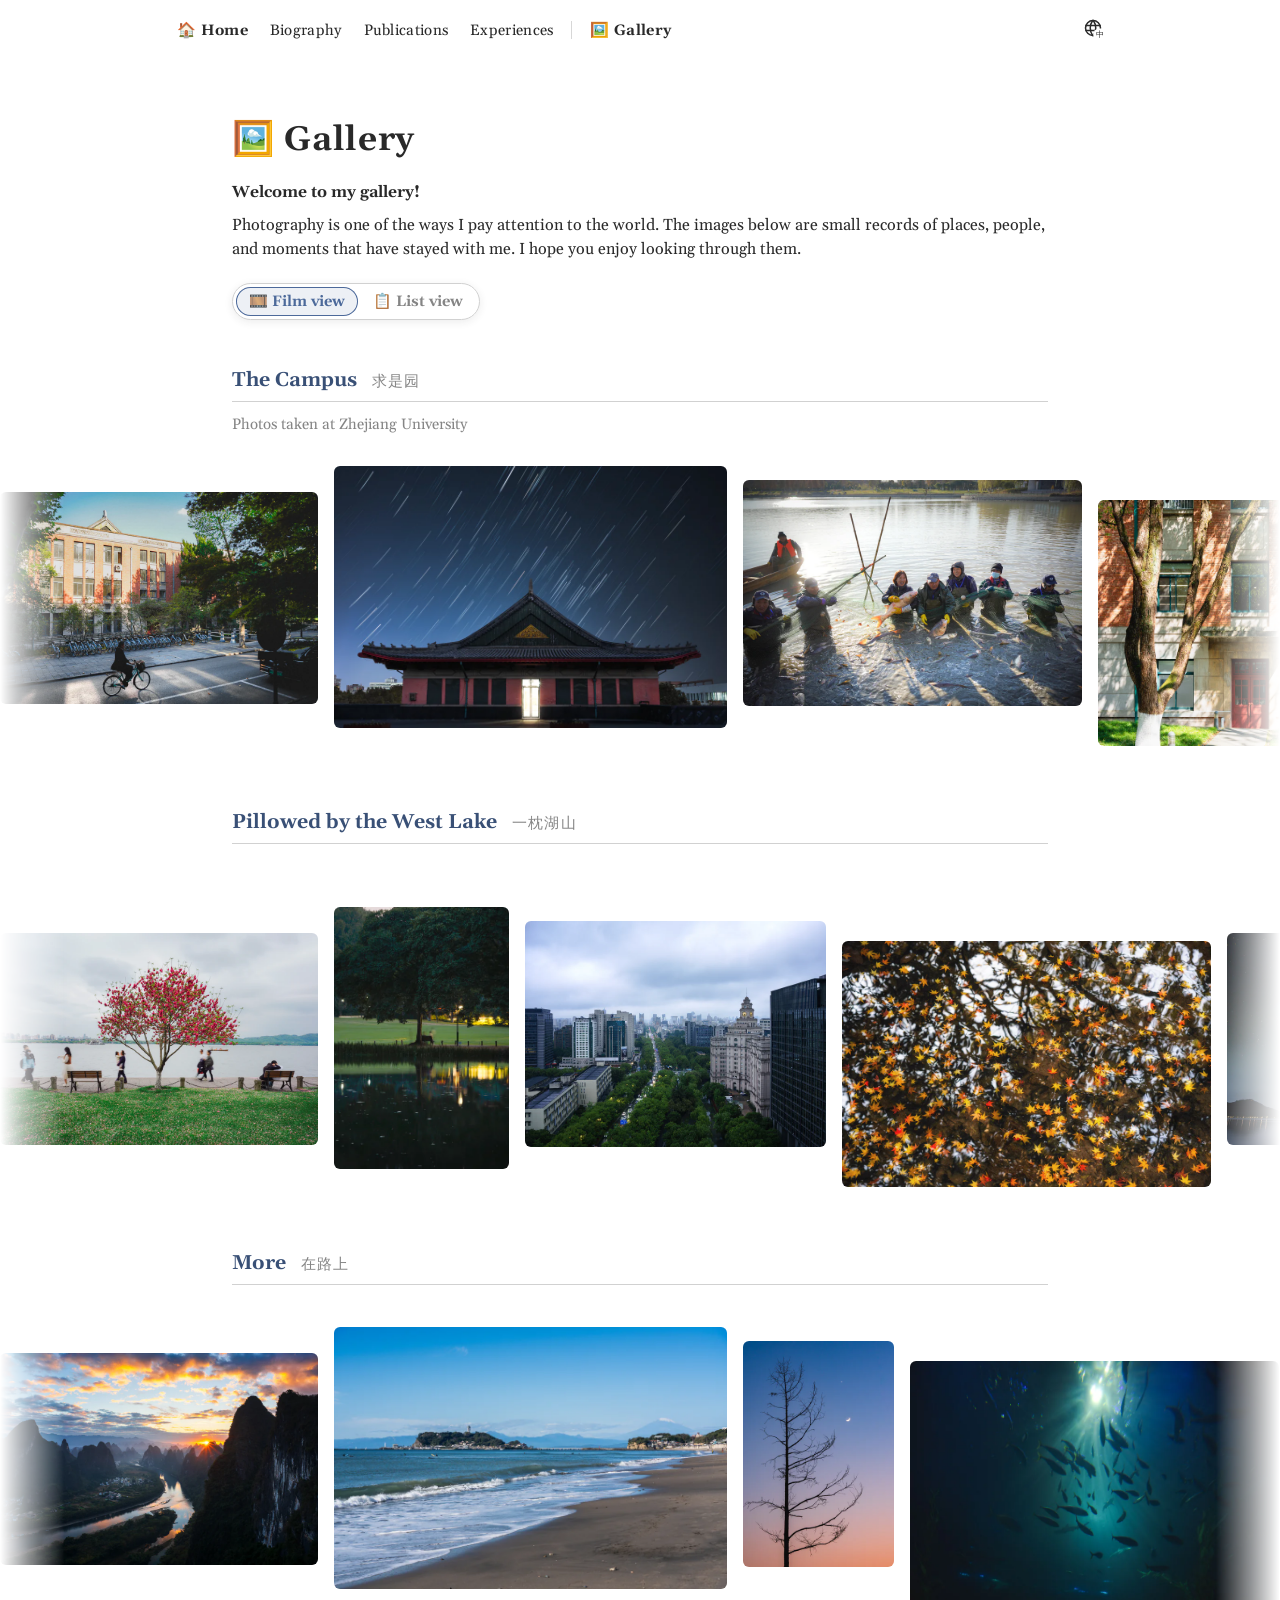
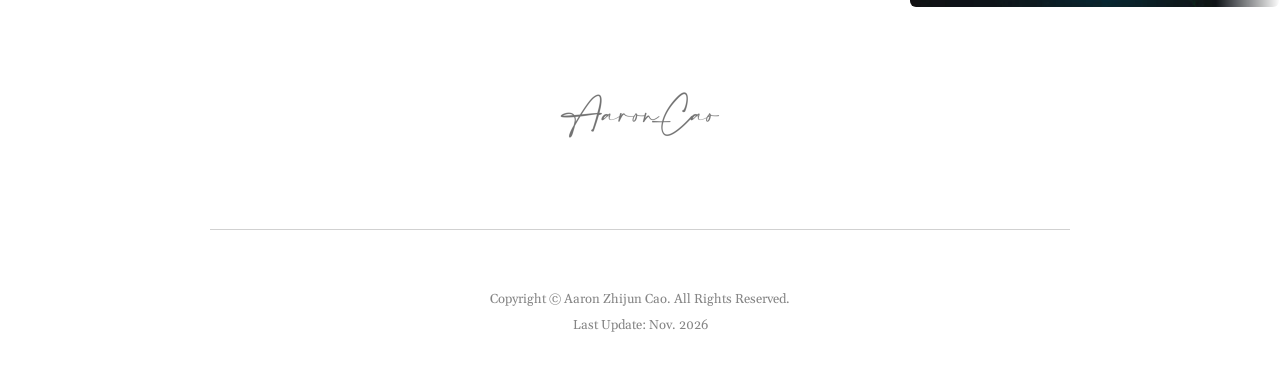
<file: gallery/index.html>
<!DOCTYPE html>
<html lang="en">
<head>
<meta charset="utf-8">
<!-- Fluid width down to 700px (= --page-min in style.css); below that, lay out at 700px and scale
     to fit. Measure the window, not the screen (iPad Split View, Stage Manager): first clientWidth,
     then visualViewport width × scale, which equals the window width at any layout width or pinch zoom.
     Desktop ignores viewport and relies on min-width. Without JS, phones pan sideways but lose nothing. -->
<meta name="viewport" content="width=device-width, initial-scale=1">
<script>
(function () {
  var MIN = 700, m = document.querySelector('meta[name="viewport"]'), vv = window.visualViewport;
  function fit(w) {
    var c = Math.round(w) >= MIN ? 'width=device-width, initial-scale=1' : 'width=' + MIN;
    if (m.getAttribute('content') !== c) m.setAttribute('content', c);
  }
  fit(document.documentElement.clientWidth);
  if (vv) vv.addEventListener('resize', function () { fit(vv.width * vv.scale); });
})();
</script>
<title data-i18n="gallery.title">Gallery · Aaron Zhijun Cao</title>
<meta name="description" content="Photography by Aaron Zhijun Cao (曹植竣, caozhijun) — Zhejiang University campus, West Lake, and travels. 曹植竣的摄影记录：浙江大学校园、西湖与旅途中的风景。" data-i18n-content="gallery.description">
<!-- Served at both /gallery/ and /gallery/index.html; canonical stops Google treating them as duplicates. -->
<link rel="canonical" href="https://caozhijun.top/gallery/">
<!-- English page that also targets Chinese readers; Bing reads content-language (Google ignores it).
     Inline Chinese is marked lang="zh-CN". -->
<meta http-equiv="content-language" content="en, zh-CN">
<link rel="icon" href="/assets/img/favicon.png?v=20261015sq192" sizes="192x192" type="image/png">
<link rel="apple-touch-icon" href="/assets/img/apple-touch-icon.png?v=20261010full">
<link rel="stylesheet" href="/assets/css/style.css?v=20261124pubfold">
<!-- Preload the body font; otherwise it waits for CSS and the first paint flashes Georgia before Gelasio -->
<link rel="preload" href="/assets/fonts/Gelasio-var.woff2" as="font" type="font/woff2" crossorigin>
<script src="/assets/js/reveal.js?v=20261122start"></script>

<style>
  /* No paper card here, so the whole page (and the blurred nav backdrop, via --bg) uses the paper white.
     A grey-to-white header fade looked like a smudge; don't retry it */
  :root { --bg: var(--card); }

  /* ============ Marquee ============
     Two identical copies back to back, so translating to -50% lands on the start: a seamless loop.
     snap() in the page script rounds the endpoint and step count to device pixels. */
  .marquee {
    position: relative;
    overflow: hidden;
    /* Room for hover zoom and shadow; overflow clips at the padding edge. The tallest-reaching photos
       (.h4, offset 34px) need ~28px below them for --hover-shadow; the extra 12px of bottom padding is
       cancelled by the negative margin, so layout is unchanged (list view resets margin) */
    padding: 30px 0 46px; margin-bottom: -12px;
    /* fade both ends so photos flow in from beyond the edges */
    -webkit-mask-image: linear-gradient(90deg, transparent, #000 5%, #000 95%, transparent);
            mask-image: linear-gradient(90deg, transparent, #000 5%, #000 95%, transparent);
  }
  .track {
    display: flex; align-items: flex-start;
    gap: 16px; width: max-content;
    padding-right: 16px;           /* trailing gap makes each copy exactly half, so -50% hits the clone's start */
    animation: slide var(--dur, 66s) linear infinite;
  }
  .track.rev { animation-direction: reverse; }
  @keyframes slide { from { transform: translate3d(0,0,0); }
                      to   { transform: translate3d(var(--shift, -50%),0,0); } }

  .track figure {
    flex: 0 0 auto; margin: 0;
    height: 236px; border-radius: var(--radius); overflow: hidden;
    background: var(--chip); z-index: 0;
    /* Hover exit (and view-switch reflow): slower, eased return. z-index drops only after it ends,
       so a shrinking photo isn't covered by its neighbour */
    transition: transform .6s cubic-bezier(.33,0,.2,1), box-shadow .6s cubic-bezier(.33,0,.2,1), z-index 0s .6s;
  }
  .track img { display: block; height: 100%; width: auto; }

  /* Stagger: height and offset cycle every 4 photos. The script assigns h1–h4 by index within each
     copy, not nth-child: with a count not divisible by 4, nth-child would continue into the clone,
     the copies would differ, and the loop would jump */
  .track figure { transform: translateY(var(--y, 0px)); }
  .track figure.h1 { height: 212px; --y: 26px; }
  .track figure.h2 { height: 262px; }
  .track figure.h3 { height: 226px; --y: 14px; }
  .track figure.h4 { height: 246px; --y: 34px; }

  /* Hover: tilt toward the pointer in place, slight zoom, shared --hover-shadow (no lift). Strength is the shared
     --hover-tilt / --hover-zoom from style.css × --hover-k (1.3: big photos, wide gaps).
     With a fine pointer the script takes over (html.js-tilt) and sets .hov and --tx/--ty (-1..1), since
     :hover doesn't follow photos sliding under a still pointer. Touch, reduced motion and an open loupe
     get zoom only. Fast curve on enter; the exit curve is on .track figure. Off in list view. */
  .track { --hover-k: 1.3; }
  html:not(.js-tilt) .track figure:hover, .track figure.hov {
    transform: translateY(var(--y, 0px)) perspective(800px)
               rotateX(calc(var(--hover-tilt) * var(--hover-k) * var(--ty, 0) * -1))
               rotateY(calc(var(--hover-tilt) * var(--hover-k) * var(--tx, 0)))
               scale(calc(1 + var(--hover-zoom) * var(--hover-k)));
    box-shadow: var(--hover-shadow); z-index: 3;
    transition: transform .34s cubic-bezier(.32,.72,0,1), box-shadow .34s cubic-bezier(.32,.72,0,1), z-index 0s;
  }


  .gsec { padding-top: 46px; }
  .intro h2 {
    font-size: var(--fs-xl); letter-spacing: .02em;
    color: var(--fg); border-bottom: 0; padding-bottom: 0;
  }
  .gsec .zh {
    font-family: var(--serif); font-size: var(--fs-sm); font-weight: 400;
    letter-spacing: .08em; color: var(--subtle);
    margin-left: 10px;
  }
  .gsec .where { font-size: var(--fs-sm); color: var(--subtle); margin: 10px 0 0; }
  .intro p { margin: 0 0 10px; }

  .sign { text-align: center; padding: 58px 0 8px; }
  .sign img { width: 170px; height: auto; opacity: .55; }


  /* Full-bleed beyond .wrap; never narrower than --page-min, the page's minimum width */
  .bleed { width: max(100vw, var(--page-min)); margin-left: calc(50% - max(50vw, var(--page-min) / 2)); }
  /* 100vw includes the vertical scrollbar, causing horizontal overflow where scrollbars take space
     (Windows). Clip at main: unlike hidden, clip isn't a scroll container, so the sticky nav still works */
  main { overflow-x: clip; }


  /* ============ List view ============
     main.list: marquee stops; photos form justified, equal-height rows in the text column; clones hidden.
     The script precomputes rows (see ROW): --ar = aspect ratio, --units = the row's summed ratios,
     --k = gaps in the row. Basis = (row width − gaps) × --ar / --units fills the row exactly, and
     flex-grow ∝ --ar keeps heights equal. */
  main.list .marquee {
    width: auto; max-width: var(--w); margin: 0 auto; padding: 18px 22px 6px;
    overflow: visible; -webkit-mask-image: none; mask-image: none;
  }
  main.list .track {
    --gap: 10px;
    width: auto; flex-wrap: wrap; gap: var(--gap); padding-right: 0;
    animation: none; transform: none;
  }
  /* No transition in list view (no hover there): on the switch, a transform transition dropping --y would run
     alongside the entrance and keep it off the compositor (Chrome: "incompatible animations") */
  main.list .track figure {
    --y: 0px; height: auto !important;
    flex: var(--ar, 1.5) 1 calc(var(--ar, 1.5) * (100% - var(--k, 2) * var(--gap)) / var(--units, 4.5));
    aspect-ratio: var(--ar, 1.5);
    transition: none;
  }
  main.list .track figure[aria-hidden="true"] { display: none; }
  main.list .track img { width: 100%; height: 100%; object-fit: cover; }
  /* No hover effect in list view. The script sets no .hov here; this catches plain :hover (touch,
     reduced motion) and a .hov still set at the moment of switching */
  main.list .track figure.hov, html:not(.js-tilt) main.list .track figure:hover {
    transform: none; box-shadow: none;
  }
  /* Location captions: list view only, fade in bottom-right on hover over a dark gradient (zh text in
     i18n.js). pointer-events: none keeps hits on the image. Hidden while the loupe is on, so the text and
     gradient don't show around the lens */
  .track figcaption { display: none; }
  main.list .track figure { position: relative; }
  main.list .track figcaption {
    display: block; position: absolute; left: 0; right: 0; bottom: 0;
    padding: 32px 10px 8px; text-align: right;
    font-size: var(--fs-xs); line-height: 1.35; letter-spacing: .03em; color: #fff;
    text-shadow: 0 1px 2px rgba(0,0,0,.35);
    background: linear-gradient(to top, rgba(0,0,0,.55), rgba(0,0,0,.3) 45%, rgba(0,0,0,0));
    opacity: 0; transition: opacity .25s ease; pointer-events: none;
  }
  main.list .track figure:hover figcaption { opacity: 1; }
  body:has(.nav-loupe[aria-pressed="true"]) main.list .track figcaption { opacity: 0; }
  /* Caption emoji (🎓 🐯 👒): a bit larger, no text-shadow (it greys colour emoji). Apple Color Emoji
     at small sizes on 1x screens is 1.23em wide (1em on 2x), leaving ~.115em per side that reads as
     a space, so trim it on 1x only. .nw keeps an emoji with its word so it never dangles at a line end */
  .track figcaption .emo {
    font-family: "Apple Color Emoji", "Segoe UI Emoji", "Noto Color Emoji", sans-serif;
    font-size: 1.25em; line-height: 1; vertical-align: -.12em;
    letter-spacing: 0; text-shadow: none;
  }
  @media (max-resolution: 1.5dppx) { .track figcaption .emo { margin: 0 -.115em; } }
  .track figcaption .nw { white-space: nowrap; }
  /* List entrance: a wave from the top-left corner. Photos come into focus where they stand, the ones further
     from the corner a moment later, close enough that the whole grid seems to open at once; each grows to
     full size as it sharpens, without the film ripple's swell past it (the focus entrance in style.css).
     The script sets --dl per photo by distance from the track's top-left; .wait hides the track until it
     scrolls into view; .deal is removed once a photo has landed. Opacity, filter and scale only, all run on
     the compositor, so main-thread work
     (glass.js, image loads) can't stall it; a box-shadow here made every frame a main-thread repaint */
  main.list .track.wait figure { opacity: 0; }
  main.list .track figure.deal { animation: land .8s var(--ease-focus) var(--dl, 0ms) both; }
  @keyframes land {
    0%   { opacity: 0; filter: blur(8px); scale: .96; }
    60%  { opacity: 1; filter: blur(0); }
    100% { opacity: 1; filter: blur(0); scale: 1; }
  }
  /* Film entrance: a ripple from the middle of the screen. The photos of a row come into focus almost at once,
     staggered by their distance from the centre, each swelling a little past full size as the wave passes.
     The script sets --df per photo from its distance to the viewport's centre line and --d0 to the row's
     turn in the page entrance (reveal.js's --d, after the text above it; 0 on a switch back to film), then adds
     .fin, removed once all have landed. The row itself neither blurs nor moves (it overrides the .rise
     focus in style.css); until its turn its photos are hidden. --settle: the furthest photo's delay plus its
     focus, counted from the row's turn as reveal.js does. Scale is the separate property: the hover owns
     transform. */
  .js-rise .marquee.rise { opacity: 1; filter: none; transform: none; transition: none; --settle: 1200ms; }
  .js-rise main:not(.list) .marquee.rise:not(.in) .track figure { opacity: 0; }
  main:not(.list) .track.fin figure {
    animation: film-in .75s var(--ease-focus) calc(var(--d0, 0ms) + var(--df, 0ms)) backwards;
  }
  @keyframes film-in {
    0%  { opacity: 0; filter: blur(8px); scale: .92; }
    60% { opacity: 1; filter: blur(0); scale: 1.012; }
  }
  @media (prefers-reduced-motion: reduce) {
    main.list .track.wait figure { opacity: 1; }
    main.list .track figure.deal, main:not(.list) .track.fin figure { animation: none; }
  }
  /* Reduced motion: static marquee */
  @media (prefers-reduced-motion: reduce) {
    .track { animation: none; }
  }
</style>
<script src="/assets/js/i18n.js?v=20261124ruib" defer></script>
<script src="/assets/js/nav.js?v=20261027lens3" defer></script>
<script src="/assets/js/glass.js?v=20261115thumbq" defer></script>
</head>
<body>

<nav class="nav" aria-label="Main navigation" data-i18n-aria-label="nav.label">
  <span class="nav-edge" aria-hidden="true"><i></i><i></i><i></i><i></i></span>
  <div class="wrap">
    <a href="/" data-i18n="nav.home">🏠 Home</a>
    <a href="/#biography" data-i18n="nav.biography">Biography</a>
    <a href="/#publications" data-i18n="nav.publications">Publications</a>
    <a href="/#internship" data-i18n="nav.experiences">Experiences</a>
    <span class="nav-divider" aria-hidden="true"></span>
    <a href="/gallery/" data-i18n="nav.gallery">🖼️ Gallery</a>
  </div>
  <!-- Loupe toggle; glass.js unhides it once the loupe is ready -->
  <button class="nav-loupe" type="button" aria-pressed="false" aria-label="Magnifier" title="Magnifier"
          data-i18n-aria-label="gallery.loupe" data-i18n-title="gallery.loupe"
          data-lg-loupe-toggle hidden><span class="ico">🔍</span></button>
  <!-- Language toggle: globe with the target language as a badge (after rlinf.org); Tabler Icons "world" glyph
       (MIT License). The badge and tooltip name the target language; i18n.js swaps both. The mask cuts the globe
       around the badge (one hole per badge width and engine, picked in style.css), so the badge needs no background -->
  <button class="language-toggle" type="button" aria-label="切换到中文" title="切换到中文" lang="zh-CN" hidden><span class="language-icon" aria-hidden="true"><svg viewBox="0 0 24 24" width="20" height="20" fill="none" stroke="currentColor" stroke-width="1.8" stroke-linecap="round" stroke-linejoin="round"><mask id="language-cut" maskUnits="userSpaceOnUse" x="0" y="0" width="24" height="24"><rect width="24" height="24" fill="#fff" stroke="none"/><rect class="language-cut-zh" x="12.27" y="12.6" width="16.53" height="14.4" rx="7.2" fill="#000" stroke="none"/><rect class="language-cut-en" x="7.95" y="13.31" width="20.85" height="14.4" rx="7.2" fill="#000" stroke="none"/><rect class="language-cut-zh-s" x="14.01" y="14.3" width="14.07" height="12.26" rx="6.13" fill="#000" stroke="none"/><rect class="language-cut-en-s" x="10.34" y="14.9" width="17.74" height="12.26" rx="6.13" fill="#000" stroke="none"/></mask><g mask="url(#language-cut)"><path d="M3 12a9 9 0 1 0 18 0a9 9 0 0 0 -18 0"/><path d="M3.6 9h16.8"/><path d="M3.6 15h16.8"/><path d="M11.5 3a17 17 0 0 0 0 18"/><path d="M12.5 3a17 17 0 0 1 0 18"/></g></svg><span class="language-badge">中</span></span></button>
</nav>

<main>

  <section class="intro wrap" style="padding-top:56px">
    <h2 class="rise" data-i18n="gallery.heading">🖼️ Gallery</h2>
    <p class="rise" style="margin-top:16px" data-i18n="gallery.welcome"><strong>Welcome to my gallery!</strong></p>
    <p class="rise" data-i18n="gallery.intro">
      Photography is one of the ways I pay attention to the world. The images below
      are small records of places, people, and moments that have stayed with me. I hope you enjoy looking through them.
    </p>
    <!-- View switch: the active option has aria-pressed="true" -->
    <div class="view-switch rise" role="group" aria-label="Display mode" data-i18n-aria-label="gallery.viewLabel" data-view-switch>
      <button type="button" data-view="scroll" aria-pressed="true" data-i18n="gallery.viewFilm">🎞️ Film view</button>
      <button type="button" data-view="list" aria-pressed="false" data-i18n="gallery.viewList">📋 List view</button>
    </div>
  </section>

  <section class="gsec" id="campus">
    <div class="wrap">
      <h2 class="rise" data-i18n="gallery.campus">The Campus <span class="zh" lang="zh-CN">求是园</span></h2>
      <p class="where rise" data-i18n="gallery.campusWhere">Photos taken at Zhejiang University</p>
    </div>
    <div class="marquee bleed rise" style="--dur:64s">
      <div class="track" data-lg-live>
        <figure><img src="/assets/img/gallery/560/campus-01.webp?v=20261002order" data-lg-hi="/assets/img/gallery/1120/campus-01.webp?v=20261002order" width="840" height="560" alt="" loading="lazy"><figcaption data-i18n="gallery.at.yuquan1">Teaching Building 1, Yuquan</figcaption></figure>
        <figure><img src="/assets/img/gallery/560/campus-02.webp?v=20261002png" data-lg-hi="/assets/img/gallery/1120/campus-02.webp?v=20261002png" width="840" height="560" alt="" loading="lazy"><figcaption data-i18n="gallery.at.yuquan2">Teaching Building 2, Yuquan</figcaption></figure>
        <figure><img src="/assets/img/gallery/560/campus-03.webp?v=20261002order" data-lg-hi="/assets/img/gallery/1120/campus-03.webp?v=20261002order" width="840" height="560" alt="" loading="lazy"><figcaption data-i18n="gallery.at.haining">Central Lake, Haining</figcaption></figure>
        <figure><img src="/assets/img/gallery/560/campus-04.webp?v=20261002order" data-lg-hi="/assets/img/gallery/1120/campus-04.webp?v=20261002order" width="839" height="560" alt="" loading="lazy"><figcaption data-i18n="gallery.at.yuquan6">Teaching Building 6, Yuquan</figcaption></figure>
        <figure><img src="/assets/img/gallery/560/campus-05.webp?v=20261002order" data-lg-hi="/assets/img/gallery/1120/campus-05.webp?v=20261002order" width="560" height="560" alt="" loading="lazy"><figcaption data-i18n="gallery.at.qiushi">Qiushi Grand Lecture Hall, Zijingang</figcaption></figure>
        <figure><img src="/assets/img/gallery/560/campus-06.webp?v=20261002order" data-lg-hi="/assets/img/gallery/1120/campus-06.webp?v=20261002order" width="840" height="560" alt="" loading="lazy"><figcaption data-i18n="gallery.at.sakura">Cherry blossoms east of Shaw Science Building, Yuquan</figcaption></figure>
        <figure><img src="/assets/img/gallery/560/campus-07.webp?v=20261002order" data-lg-hi="/assets/img/gallery/1120/campus-07.webp?v=20261002order" width="840" height="560" alt="" loading="lazy"><figcaption data-i18n="gallery.at.dianji">Electrical Engineering Building, Yuquan</figcaption></figure>
        <figure><img src="/assets/img/gallery/560/campus-08.webp?v=20261002order" data-lg-hi="/assets/img/gallery/1120/campus-08.webp?v=20261002order" width="840" height="560" alt="" loading="lazy"><figcaption data-i18n="gallery.at.graduation"><span class="emo">🎓</span> in the rain, Zijingang</figcaption></figure>
        <figure><img src="/assets/img/gallery/560/campus-09.webp?v=20261002order" data-lg-hi="/assets/img/gallery/1120/campus-09.webp?v=20261002order" width="560" height="560" alt="" loading="lazy"><figcaption data-i18n="gallery.at.mao">Chairman Mao statue, Yuquan</figcaption></figure>
        <figure><img src="/assets/img/gallery/560/campus-10.webp?v=20261002order" data-lg-hi="/assets/img/gallery/1120/campus-10.webp?v=20261002order" width="840" height="560" alt="" loading="lazy"><figcaption data-i18n="gallery.at.sakura">Cherry blossoms east of Shaw Science Building, Yuquan</figcaption></figure>
        <figure><img src="/assets/img/gallery/560/campus-11.webp?v=20261002order" data-lg-hi="/assets/img/gallery/1120/campus-11.webp?v=20261002order" width="840" height="560" alt="" loading="lazy"><figcaption data-i18n="gallery.at.east3">East 3 Corridor, Zijingang</figcaption></figure>
        <figure><img src="/assets/img/gallery/560/campus-12.webp?v=20261002order" data-lg-hi="/assets/img/gallery/1120/campus-12.webp?v=20261002order" width="996" height="560" alt="" loading="lazy"><figcaption data-i18n="gallery.at.library">Main Library, Zijingang</figcaption></figure>
      </div>
    </div>
  </section>

  <section class="gsec" id="westlake">
    <div class="wrap">
      <h2 class="rise" data-i18n="gallery.lake">Pillowed by the West Lake <span class="zh" lang="zh-CN">一枕湖山</span></h2>
      <p class="where rise" data-i18n="gallery.lakeWhere">Photos taken in Hangzhou, China</p>
    </div>
    <div class="marquee bleed rise" style="--dur:109s">
      <div class="track rev" data-lg-live>
        <figure><img src="/assets/img/gallery/560/lake-01.webp?v=20261002order" data-lg-hi="/assets/img/gallery/1120/lake-01.webp?v=20261002order" width="840" height="560" alt="" loading="lazy"><figcaption data-i18n="gallery.at.baidi">Peach blossoms, Bai Causeway</figcaption></figure>
        <figure><img src="/assets/img/gallery/560/lake-02.webp?v=20261002order" data-lg-hi="/assets/img/gallery/1120/lake-02.webp?v=20261002order" width="373" height="560" alt="" loading="lazy"><figcaption data-i18n="gallery.at.taiziwan">Bench under a tree, Prince Bay Park</figcaption></figure>
        <figure><img src="/assets/img/gallery/560/lake-03.webp?v=20261002order" data-lg-hi="/assets/img/gallery/1120/lake-03.webp?v=20261002order" width="747" height="560" alt="" loading="lazy"><figcaption data-i18n="gallery.at.tianmushan">Buildings along Tianmushan Road</figcaption></figure>
        <figure><img src="/assets/img/gallery/560/lake-04.webp?v=20261002order" data-lg-hi="/assets/img/gallery/1120/lake-04.webp?v=20261002order" width="840" height="560" alt="" loading="lazy"><figcaption data-i18n="gallery.at.jiuxi">Red leaves in a pond, Nine Creeks in Misty Forest</figcaption></figure>
        <figure><img src="/assets/img/gallery/560/lake-05.webp?v=20261002order" data-lg-hi="/assets/img/gallery/1120/lake-05.webp?v=20261002order" width="840" height="560" alt="" loading="lazy"><figcaption data-i18n="gallery.at.milkyway">Milky Way over West Lake</figcaption></figure>
        <figure><img src="/assets/img/gallery/560/lake-06.webp?v=20261002order" data-lg-hi="/assets/img/gallery/1120/lake-06.webp?v=20261002order" width="560" height="560" alt="" loading="lazy"><figcaption data-i18n="gallery.at.gushan">Willows on Gushan Road</figcaption></figure>
        <figure><img src="/assets/img/gallery/560/lake-07.webp?v=20261002order" data-lg-hi="/assets/img/gallery/1120/lake-07.webp?v=20261002order" width="840" height="560" alt="" loading="lazy"><figcaption data-i18n="gallery.at.canal">Under a bridge, Grand Canal</figcaption></figure>
        <figure><img src="/assets/img/gallery/560/lake-08.webp?v=20261002order" data-lg-hi="/assets/img/gallery/1120/lake-08.webp?v=20261002order" width="560" height="560" alt="" loading="lazy"><figcaption data-i18n="gallery.at.huagang">Haoshangle, Huagang Park</figcaption></figure>
        <figure><img src="/assets/img/gallery/560/lake-09.webp?v=20261002order" data-lg-hi="/assets/img/gallery/1120/lake-09.webp?v=20261002order" width="840" height="560" alt="" loading="lazy"><figcaption data-i18n="gallery.at.qingshan">Water forest, Qingshan Lake</figcaption></figure>
        <figure><img src="/assets/img/gallery/560/lake-10.webp?v=20261002order" data-lg-hi="/assets/img/gallery/1120/lake-10.webp?v=20261002order" width="840" height="560" alt="" loading="lazy"><figcaption data-i18n="gallery.at.liangzhu">Liangzhu Archaeological Park</figcaption></figure>
        <figure><img src="/assets/img/gallery/560/lake-11.webp?v=20261003mid" data-lg-hi="/assets/img/gallery/1120/lake-11.webp?v=20261003mid" width="374" height="560" alt="" loading="lazy"><figcaption data-i18n="gallery.at.hupao">Cheongsam, <span class="nw"><span class="emo">🐯</span> Running</span> Park</figcaption></figure>
        <figure><img src="/assets/img/gallery/560/lake-12.webp?v=20261003mid" data-lg-hi="/assets/img/gallery/1120/lake-12.webp?v=20261003mid" width="840" height="560" alt="" loading="lazy"><figcaption data-i18n="gallery.at.faxi">Koi pond, Faxi Temple</figcaption></figure>
        <figure><img src="/assets/img/gallery/560/lake-13.webp?v=20261003mid" data-lg-hi="/assets/img/gallery/1120/lake-13.webp?v=20261003mid" width="839" height="560" alt="" loading="lazy"><figcaption data-i18n="gallery.at.lingfeng">Laihe Pavilion, Lingfeng</figcaption></figure>
        <figure><img src="/assets/img/gallery/560/lake-14.webp?v=20261003mid" data-lg-hi="/assets/img/gallery/1120/lake-14.webp?v=20261003mid" width="996" height="560" alt="" loading="lazy"><figcaption data-i18n="gallery.at.qianwang">Plum blossoms, King Qian's Memorial</figcaption></figure>
        <figure><img src="/assets/img/gallery/560/lake-15.webp?v=20261003mid" data-lg-hi="/assets/img/gallery/1120/lake-15.webp?v=20261003mid" width="433" height="560" alt="" loading="lazy"><figcaption data-i18n="gallery.at.beishan">Plane trees on Beishan Street</figcaption></figure>
        <figure><img src="/assets/img/gallery/560/lake-16.webp?v=20261003mid" data-lg-hi="/assets/img/gallery/1120/lake-16.webp?v=20261003mid" width="840" height="560" alt="" loading="lazy"><figcaption data-i18n="gallery.at.moon">Full moon over West Lake</figcaption></figure>
      </div>
    </div>
  </section>

  <section class="gsec" id="more">
    <div class="wrap">
      <h2 class="rise" data-i18n="gallery.more">More <span class="zh" lang="zh-CN">在路上</span></h2>
    </div>
    <div class="marquee bleed rise" style="--dur:91s">
      <div class="track" data-lg-live>
        <figure><img src="/assets/img/gallery/560/more-01.webp?v=20261111kamakura" data-lg-hi="/assets/img/gallery/1120/more-01.webp?v=20261111kamakura" width="840" height="560" alt="" loading="lazy"><figcaption data-i18n="gallery.at.xianggong">Xianggong Hill, Guilin</figcaption></figure>
        <figure><img src="/assets/img/gallery/560/more-02.webp?v=20261111kamakura" data-lg-hi="/assets/img/gallery/1120/more-02.webp?v=20261111kamakura" width="840" height="560" alt="" loading="lazy"><figcaption data-i18n="gallery.at.shichirigahama">Coast of Shichirigahama, Kamakura</figcaption></figure>
        <figure><img src="/assets/img/gallery/560/more-03.webp?v=20261111kamakura" data-lg-hi="/assets/img/gallery/1120/more-03.webp?v=20261111kamakura" width="374" height="560" alt="" loading="lazy"><figcaption data-i18n="gallery.at.crescent">Tree under a crescent moon, Hangzhou</figcaption></figure>
        <figure><img src="/assets/img/gallery/560/more-04.webp?v=20261111kamakura" data-lg-hi="/assets/img/gallery/1120/more-04.webp?v=20261111kamakura" width="840" height="560" alt="" loading="lazy"><figcaption data-i18n="gallery.at.jeju">Aquarium, Jeju Island</figcaption></figure>
        <figure><img src="/assets/img/gallery/560/more-05.webp?v=20261111kamakura" data-lg-hi="/assets/img/gallery/1120/more-05.webp?v=20261111kamakura" width="840" height="560" alt="" loading="lazy"><figcaption data-i18n="gallery.at.nalati">Nalati <span class="emo">👒</span>, Xinjiang</figcaption></figure>
        <figure><img src="/assets/img/gallery/560/more-06.webp?v=20261111kamakura" data-lg-hi="/assets/img/gallery/1120/more-06.webp?v=20261111kamakura" width="840" height="560" alt="" loading="lazy"><figcaption data-i18n="gallery.at.tokyotower">Tokyo Tower at dawn</figcaption></figure>
        <figure><img src="/assets/img/gallery/560/more-07.webp?v=20261111kamakura" data-lg-hi="/assets/img/gallery/1120/more-07.webp?v=20261111kamakura" width="839" height="560" alt="" loading="lazy"><figcaption data-i18n="gallery.at.nanao1">Lighthouse, Nan'ao Island</figcaption></figure>
        <figure><img src="/assets/img/gallery/560/more-08.webp?v=20261111kamakura" data-lg-hi="/assets/img/gallery/1120/more-08.webp?v=20261111kamakura" width="840" height="560" alt="" loading="lazy"><figcaption data-i18n="gallery.at.bund">The Bund, Shanghai</figcaption></figure>
        <figure><img src="/assets/img/gallery/560/more-09.webp?v=20261111kamakura" data-lg-hi="/assets/img/gallery/1120/more-09.webp?v=20261111kamakura" width="840" height="560" alt="" loading="lazy"><figcaption data-i18n="gallery.at.hongcun">Hongcun Village, Yi County</figcaption></figure>
        <figure><img src="/assets/img/gallery/560/more-10.webp?v=20261111kamakura" data-lg-hi="/assets/img/gallery/1120/more-10.webp?v=20261111kamakura" width="996" height="560" alt="" loading="lazy"><figcaption data-i18n="gallery.at.tianshan">Tianshan Flower Sea, Ili</figcaption></figure>
        <figure><img src="/assets/img/gallery/560/more-11.webp?v=20261111kamakura" data-lg-hi="/assets/img/gallery/1120/more-11.webp?v=20261111kamakura" width="747" height="560" alt="" loading="lazy"><figcaption data-i18n="gallery.at.fuji">Afterglow over Mt. Fuji</figcaption></figure>
        <figure><img src="/assets/img/gallery/560/more-12.webp?v=20261111kamakura" data-lg-hi="/assets/img/gallery/1120/more-12.webp?v=20261111kamakura" width="840" height="560" alt="" loading="lazy"><figcaption data-i18n="gallery.at.tianshan">Tianshan Flower Sea, Ili</figcaption></figure>
        <figure><img src="/assets/img/gallery/560/more-13.webp?v=20261111kamakura" data-lg-hi="/assets/img/gallery/1120/more-13.webp?v=20261111kamakura" width="840" height="560" alt="" loading="lazy"><figcaption data-i18n="gallery.at.jejucoast">Coast of Jeju Island</figcaption></figure>
        <figure><img src="/assets/img/gallery/560/more-14.webp?v=20261111kamakura" data-lg-hi="/assets/img/gallery/1120/more-14.webp?v=20261111kamakura" width="840" height="560" alt="" loading="lazy"><figcaption data-i18n="gallery.at.siming">Siming Lake, Ningbo</figcaption></figure>
      </div>
    </div>
  </section>

  <div class="sign rise">
    <img src="/assets/img/gallery/signature.png" width="340" height="136" alt="Aaron Zhijun Cao" data-i18n-alt="avatar.name">
  </div>

  <!-- <section class="gsec wrap" id="back">
    <p class="rise">Back to 👉 <a href="/"><strong>🏠 Home</strong></a></p>
  </section> -->

</main>

<footer class="wrap">
  <span data-i18n="footer.copyright">Copyright © Aaron Zhijun Cao. All Rights Reserved.</span>
  <span data-i18n="footer.updated">Last Update: Nov. 2026</span>
</footer>



<script>
/* ---------- Track cloning ----------
   The animation ends at -50%, which matches the start only if the track holds two identical copies. */
(function () {
  [].forEach.call(document.querySelectorAll('.track'), function (tr) {
    // stagger by index within the copy (CSS .track figure.h1–h4), so the clone inherits the same set
    [].forEach.call(tr.children, function (n, i) { n.classList.add('h' + (i % 4 + 1)); });
    var copy = tr.cloneNode(true);
    while (copy.firstElementChild) {
      var n = copy.firstElementChild;
      n.setAttribute('aria-hidden', 'true');
      n.removeAttribute('data-i');          // keep clones out of the lightbox sequence
      tr.appendChild(n);
    }
  });
})();


/* ---------- Pixel snapping: each marquee step moves exactly one device pixel ----------
   Fractional offsets make the browser interpolate between pixels and blur the photos. steps() with
   n = device pixels in half the track, endpoint rounded to n: < 1 device px off -50%, invisible at the loop.
   Images carry width/height, so the width is right before load; recompute on resize or DPR change. */
(function () {
  var tracks = document.querySelectorAll('.track');
  function snap() {
    var d = window.devicePixelRatio || 1;
    [].forEach.call(tracks, function (tr) {
      var n = Math.round(tr.getBoundingClientRect().width / 2 * d);
      if (!n) return;
      tr.style.setProperty('--shift', -n / d + 'px');
      tr.style.animationTimingFunction = 'steps(' + n + ')';
    });
  }
  snap();
  window.addEventListener('resize', snap);
  // moving the window to another display changes DPR without necessarily firing resize
  (function watch() {
    var mq = window.matchMedia && window.matchMedia('(resolution: ' + (window.devicePixelRatio || 1) + 'dppx)');
    if (mq && mq.addEventListener) mq.addEventListener('change', function () { snap(); watch(); }, { once: true });
  })();
})();


/* ---------- View switch: film (scrolling) / list ----------
   List view only toggles main.list; layout lives in the main.list CSS. Always starts in film view
   (not remembered). data-lg-live="still" tells glass.js the photos have stopped (after the entrance),
   so it can skip per-frame redraws; lg:relayout makes it re-measure photos and recapture the backdrop. */
(function () {
  var box = document.querySelector('[data-view-switch]'), main = document.querySelector('main');
  if (!box || !main) return;
  var tracks = document.querySelectorAll('.track'), opts = box.querySelectorAll('[data-view]');
  // List rows: partition each track globally so each row's summed aspect ratio is near ROW (three 3:2
  // landscapes), minimising squared deviation. Greedy breaking often strands one photo on the last row;
  // the global split folds it into a slightly shorter row of four. Depends on ratios only, not width.
  var ROW = 4.5;
  [].forEach.call(tracks, function (tr) {
    var figs = tr.querySelectorAll('figure:not([aria-hidden])'), n = figs.length, i, j;
    var sum = [0], cost = [0], from = [0];
    for (i = 0; i < n; i++) {
      var im = figs[i].querySelector('img'), ar = im.getAttribute('width') / im.getAttribute('height') || 1.5;
      figs[i].style.setProperty('--ar', ar.toFixed(4));
      sum.push(sum[i] + ar);
    }
    for (i = 1; i <= n; i++) {
      cost[i] = Infinity;
      for (j = 0; j < i; j++) {
        var d = sum[i] - sum[j] - ROW, c = cost[j] + d * d;
        if (c < cost[i]) { cost[i] = c; from[i] = j; }
      }
    }
    for (i = n; i > 0; i = j) {
      j = from[i];
      // 0.2% slack so rounded widths can't overflow and push the last photo to the next row
      for (var k = j; k < i; k++) {
        figs[k].style.setProperty('--units', ((sum[i] - sum[j]) * 1.002).toFixed(4));
        figs[k].style.setProperty('--k', i - j - 1);
      }
    }
  });
  box.addEventListener('click', function (e) {
    var opt = e.target.closest && e.target.closest('[data-view]');
    if (!opt) return;
    var list = opt.getAttribute('data-view') === 'list';
    if (list === main.classList.contains('list')) return;       // already in this mode
    main.classList.toggle('list', list);
    [].forEach.call(opts, function (o) { o.setAttribute('aria-pressed', String(o === opt)); });
    [].forEach.call(tracks, function (t) {
      [].forEach.call(t.querySelectorAll('.deal'), function (f) { f.classList.remove('deal'); });
      t.classList.toggle('wait', list);
      // 'enter': glass tracks live position and opacity during the entrance; becomes 'still' on landing (below)
      t.setAttribute('data-lg-live', list ? 'enter' : '');
      t.classList.remove('fin');
      if (io) { io.unobserve(t); if (list) io.observe(t); } else if (list) deal(t);
    });
    if (!list) [].forEach.call(tracks, function (t) {
      var r = t.parentNode.getBoundingClientRect();
      if (r.bottom > 0 && r.top < innerHeight && t.parentNode.classList.contains('in')) filmIn(t, '0ms');
    });
    document.dispatchEvent(new CustomEvent('lg:relayout'));
  });

  /* List entrance (CSS @keyframes land). Delay grows with straight-line distance from the track's top-left,
     so a diagonal wave crosses the grid; 550 ms per track width (a 3 x 4 grid opens within ~0.75 s, the
     photos overlapping), scaled by width so the rhythm is width-independent. Starts when the track enters
     the viewport; once all land, lg:relive tells glass.js to re-measure */
  var io = 'IntersectionObserver' in window ? new IntersectionObserver(function (es) {
    es.forEach(function (e) { if (e.isIntersecting) { io.unobserve(e.target); deal(e.target); } });
  }, { rootMargin: '0px 0px -10% 0px' }) : null;
  function deal(tr) {
    var box = tr.getBoundingClientRect();
    [].forEach.call(tr.querySelectorAll('figure:not([aria-hidden])'), function (f) {
      var r = f.getBoundingClientRect();
      f.style.setProperty('--dl', Math.round(Math.hypot(r.left - box.left, r.top - box.top) / box.width * 550) + 'ms');
      f.classList.add('deal');
    });
    tr.classList.remove('wait');
  }
  /* Film entrance (CSS .fin, @keyframes film-in). Delay grows with a photo's distance from the viewport's
     centre line, FILM_SPREAD at the screen edge: a quick ripple, the middle first and both ends a moment later
     (one by one read as slow); photos past the edge wait a little longer and are mostly under the edge fade.
     On page load a row starts on its turn in reveal.js's entrance (.in on its .marquee, delay --d), after the
     text above it. "enter" lets glass.js follow their opacity. */
  var FILM_SPREAD = 320;
  var reduce = window.matchMedia && matchMedia('(prefers-reduced-motion: reduce)').matches;
  function filmIn(tr, start) {
    if (reduce) return;
    var mid = innerWidth / 2;
    tr.classList.remove('fin');
    [].forEach.call(tr.children, function (f) {
      var r = f.getBoundingClientRect(), d = Math.abs(r.left + r.width / 2 - mid) / mid;
      f.style.setProperty('--df', Math.round(Math.min(d, 1.2) * FILM_SPREAD) + 'ms');
    });
    tr.style.setProperty('--d0', start);
    tr.setAttribute('data-lg-live', 'enter');
    void tr.offsetWidth;                      // restart, if it was still running
    tr.classList.add('fin');
  }
  [].forEach.call(tracks, function (tr) {
    var mq = tr.parentNode;
    if (!mq.classList.contains('rise') || mq.classList.contains('in')) return;
    var mo = new MutationObserver(function () {
      if (!mq.classList.contains('in')) return;
      mo.disconnect();
      // a microtask after reveal.js adds .in, so --df is in place before the frame that starts the animation
      if (!main.classList.contains('list')) filmIn(tr, mq.style.getPropertyValue('--d') || '0ms');
    });
    mo.observe(mq, { attributes: true, attributeFilter: ['class'] });
  });

  main.addEventListener('animationend', function (e) {
    var f = e.target, tr = f.parentNode;
    if (e.animationName === 'film-in' && tr) {
      var left = tr.getAnimations({ subtree: true }).some(function (a) {
        return a.animationName === 'film-in' && a.playState !== 'finished';
      });
      if (left) return;
      tr.classList.remove('fin');
      if (main.classList.contains('list')) return;
      tr.setAttribute('data-lg-live', '');
      document.dispatchEvent(new CustomEvent('lg:relive'));
      return;
    }
    if (e.animationName !== 'land' || !tr) return;
    f.classList.remove('deal');
    if (tr.querySelector('.deal') || !main.classList.contains('list')) return;
    tr.setAttribute('data-lg-live', 'still');
    document.dispatchEvent(new CustomEvent('lg:relive'));
  });
})();


/* ---------- Hover tilt ----------
   Replaces :hover for fine pointers: .hov on the photo under the pointer, its relative position (-1..1)
   in --tx/--ty; the CSS (.track figure.hov) converts to degrees. Polls while over a marquee (every 50ms
   when the mouse is still), since photos slide under a stationary pointer. No .hov in list view.
   Position uses the untilted box (layout offset + track translation + stagger --y), not the rotated
   rect, which would feed back and jitter. Loupe open: zoom only, as the glass draws photos as flat
   boxes. Touch and reduced motion fall back to CSS :hover (zoom only). */
(function () {
  if (!window.matchMedia || !matchMedia('(hover: hover) and (pointer: fine)').matches) return;
  if (matchMedia('(prefers-reduced-motion: reduce)').matches) return;
  document.documentElement.classList.add('js-tilt');
  var main = document.querySelector('main'), loupe = null;
  var px = 0, py = 0, inside = false, moved = false, last = 0, cur = null, raf = 0, scrolling = 0;
  function untilt(f) { f.style.removeProperty('--tx'); f.style.removeProperty('--ty'); f._tx = f._ty = NaN; }
  function pick(f) {
    if (f === cur) return false;
    if (cur) { cur.classList.remove('hov'); untilt(cur); }
    cur = f;
    if (f) f.classList.add('hov');
    return true;
  }
  function tick(now) {
    raf = 0;
    if (scrolling) return;                  // paused while scrolling; the scroll handler re-checks after
    // Only photos moving: 50ms is enough, as the marquee moves 1–2 px per frame and the transition
    // smooths the rest. Pointer movement checks every frame
    if (!moved && now - last < 50) { raf = requestAnimationFrame(tick); return; }
    moved = false; last = now;
    // read all geometry before writing, so reads don't force a style/layout recalc
    var list = main.classList.contains('list');
    var hit = inside ? document.elementFromPoint(px, py) : null;
    var f = !list && hit && hit.closest && hit.closest('.track figure'), tx = 0, ty = 0;
    // loupe open: zoom only, so skip reading the tilt position
    loupe = loupe || document.querySelector('.lg-loupe');
    var flat = loupe && loupe.classList.contains('on');
    if (f && !flat) {
      var tr = f.parentNode, b = tr.getBoundingClientRect();
      var dx = f.offsetParent === tr ? f.offsetLeft : f.offsetLeft - tr.offsetLeft;
      var dy = f.offsetParent === tr ? f.offsetTop : f.offsetTop - tr.offsetTop;
      if (f !== cur) f._lgY = parseFloat(getComputedStyle(f).getPropertyValue('--y')) || 0;   // stagger offset, read once per photo
      var x0 = b.left + dx, y0 = b.top + dy + f._lgY;
      tx = Math.max(-1, Math.min(1, (px - x0) / f.offsetWidth * 2 - 1));    // right half: right edge recedes
      ty = Math.max(-1, Math.min(1, (py - y0) / f.offsetHeight * 2 - 1));   // bottom half: bottom edge recedes
    }
    var fresh = pick(f || null);
    if (f) {
      if (flat) { if (f.style.getPropertyValue('--tx')) untilt(f); }
      // Skip changes under 0.03 (~0.2°): each write restarts the transition (two events) and wakes
      // glass.js to re-measure; the transition hides the step
      else if (fresh || !(Math.abs(tx - f._tx) < .03 && Math.abs(ty - f._ty) < .03)) {
        f._tx = tx; f._ty = ty;
        f.style.setProperty('--tx', tx.toFixed(3));
        f.style.setProperty('--ty', ty.toFixed(3));
      }
    }
    // over a marquee (photo or gap): keep polling, photos move under a still pointer
    if (hit && hit.closest && hit.closest('.marquee') && !list) raf = requestAnimationFrame(tick);
  }
  function kick() { if (!raf) raf = requestAnimationFrame(tick); }
  document.addEventListener('pointermove', function (e) {
    if (e.pointerType === 'touch') return;
    px = e.clientX; py = e.clientY; inside = true;
    // outside any marquee with nothing hovered: skip the per-frame hit test
    if (!cur && !(e.target.closest && e.target.closest('.marquee'))) return;
    moved = true;
    kick();
  }, { passive: true });
  document.addEventListener('pointerout', function (e) { if (!e.relatedTarget) { inside = false; moved = true; kick(); } });   // pointer left the window
  // Don't track during scroll (native :hover doesn't either): tilting each passing photo is unreadable
  // and costs a transition plus a glass.js wakeup per photo. Re-check 120ms after scrolling stops
  window.addEventListener('scroll', function () {
    if (!inside) return;
    clearTimeout(scrolling);
    scrolling = setTimeout(function () { scrolling = 0; moved = true; kick(); }, 120);
  }, { passive: true });
})();


</script>

</body>
</html>
</file>
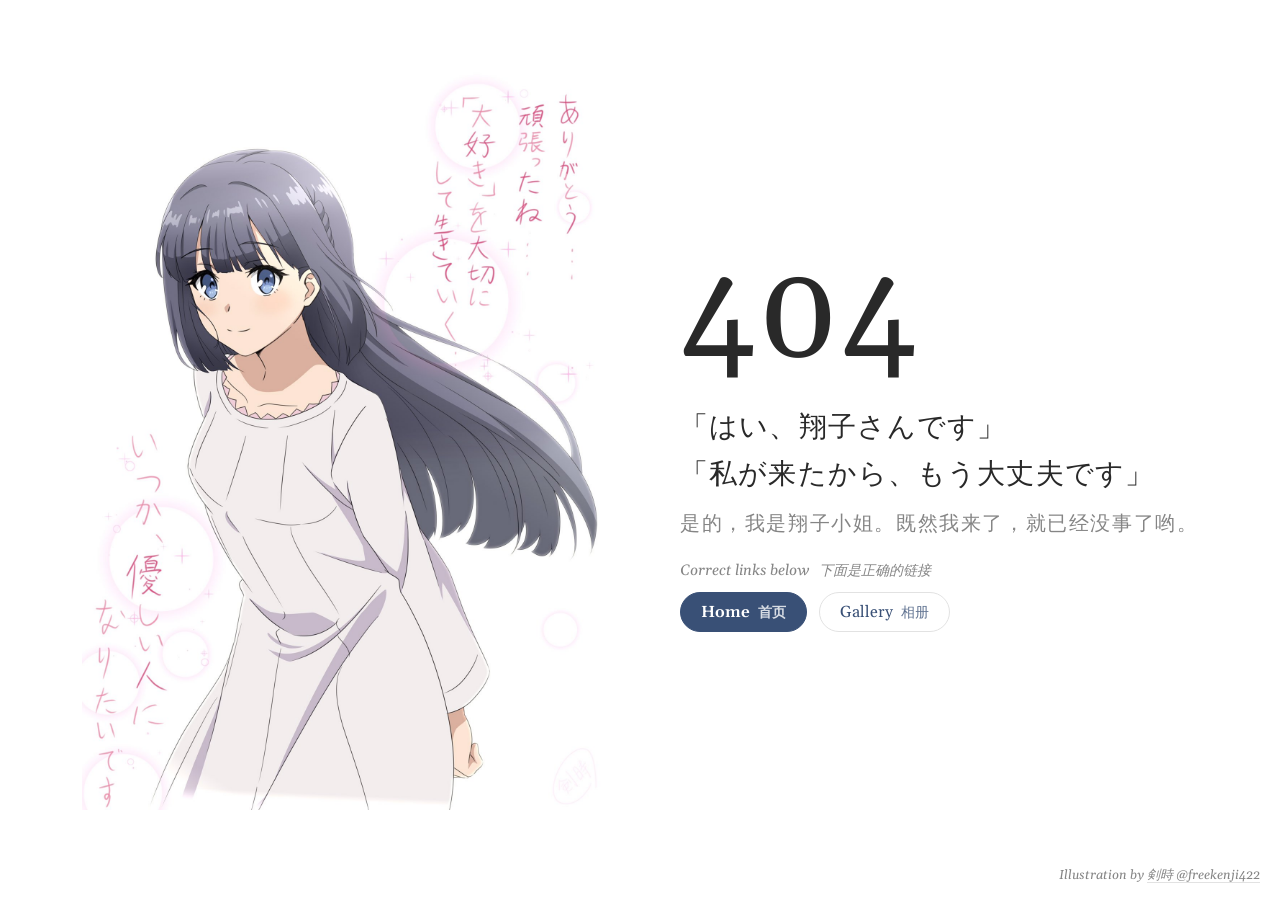
<file: shoko/index.html>
<!doctype html>
<html lang="en">
<head>
<meta charset="utf-8">
<meta name="viewport" content="width=device-width, initial-scale=1, viewport-fit=cover">
<title>Page not found · Aaron Zhijun Cao</title>
<!-- Easter egg at /shoko/: the 404 page, on white, with 剣時 (@freekenji422)'s illustration of Shoko
     (https://x.com/freekenji422/status/1148973467007537153, 2019-07-10).
     Not in sitemap.xml and noindex (noimageindex keeps the illustration out of image search too);
     robots.txt doesn't list it either: a Disallow would only point at it, and would stop crawlers from
     ever reading this noindex.
     404.html sends /shoko in any letter case here. Absolute paths and no site scripts, as in 404.html.
     The illustration is the original file (name=orig, 1448x2048), byte for byte. If it is ever removed,
     the figure and the credit hide themselves and the page shows only the text. -->
<meta name="robots" content="noindex, noimageindex">
<link rel="icon" href="/assets/img/favicon.png?v=20261015sq192" sizes="192x192" type="image/png">
<link rel="apple-touch-icon" href="/assets/img/apple-touch-icon.png?v=20261010full">
<link rel="preload" href="/assets/fonts/Gelasio-var.woff2" as="font" type="font/woff2" crossorigin>
<!-- Fonts, type sizes, spacing and the entrance are shared with 404.html; this page keeps its colours and layout -->
<link rel="stylesheet" href="/assets/css/notfound.css?v=20261127">
<style>
:root {
  --fg: #292929; --subtle: #858585; --card-b: #e2e2e2;   /* style.css tokens */
  --accent: #4c699a; --heading: #395076;
}
html, body { background: #fff; }
body { color: var(--fg); display: grid; place-items: center; }

/* Illustration beside the text on landscape screens, above it on portrait ones */
.stage {
  display: flex; align-items: center; justify-content: center; gap: clamp(32px, 6vw, 96px);
  padding: max(32px, 6vh, env(safe-area-inset-top)) max(24px, 6vw, env(safe-area-inset-right)) 72px max(24px, 6vw, env(safe-area-inset-left));
  box-sizing: border-box; width: 100%;
}
figure { margin: 0; flex: 0 1 auto; min-width: 0; }
figure img {
  display: block; width: auto; height: auto;
  max-width: min(52vw, 900px, 100%); max-height: 82vh;   /* 100%: shrinks with the figure if the text needs room */
  animation: develop 1.6s var(--ease-focus) both;
}
@keyframes develop { from { opacity: 0; filter: blur(14px); scale: 1.02; } }
main { flex: 0 0 auto; }
@media (max-aspect-ratio: 1/1), (max-width: 719px) {
  /* One screen, no scrolling: the illustration takes whatever height the text leaves, so the buttons are
     always in view; the credit stays fixed bottom right, in the room left under the stage */
  body { display: block; }
  .stage { flex-direction: column; align-items: stretch; gap: 20px;
           height: 100vh; height: 100svh; padding-bottom: max(44px, calc(env(safe-area-inset-bottom) + 28px)); }
  figure { flex: 1 1 0; min-height: 0; }
  figure img { width: 100%; height: 100%; max-width: none; max-height: none; object-fit: contain; }
  /* The translation keeps one line on phones (the Japanese may wrap): the size follows the text column
     (100vw minus the stage's side padding) divided by the line's length in em, 23 glyphs at about 0.97 em
     (95% size-adjust, tighter tracking). Never larger than the shared size (16 px on phones). */
  .zh { letter-spacing: .02em; font-size: min(16px, calc((100vw - 2 * max(24px, 6vw)) / 23.5)); }
}

/* Colours: dark on white */
.zh, .hint, .credit { color: var(--subtle); }
.links a { color: var(--heading); border-color: var(--card-b); background: #fff; }
.links a.home { background: var(--heading); border-color: var(--heading); color: #fff; }
.links a:hover { border-color: var(--accent); }
.links a.home:hover { background: var(--accent); border-color: var(--accent); }
.links a:focus-visible { outline: 2px solid var(--accent); outline-offset: 3px; }
.credit a { color: inherit; text-decoration-color: var(--card-b); text-underline-offset: 3px; }
.credit a:hover { color: var(--accent); text-decoration-color: currentColor; }
body:has(figure[hidden]) .credit { display: none; }   /* no illustration, no credit line */

@media (prefers-reduced-motion: reduce) {
  figure img { animation: none; }
}
</style>
</head>
<body>
<div class="stage">
  <figure>
    <img src="/assets/img/easter/shoko.jpg" width="1448" height="2048" alt="Makinohara Shoko, illustration by 剣時 (@freekenji422)"
         fetchpriority="high" onerror="this.parentNode.hidden = true">
  </figure>
  <main>
    <p class="code">404</p>
    <h1 lang="ja">「はい、翔子さんです」<br>「私が来たから、もう大丈夫です」</h1>
    <p class="zh" lang="zh-CN">是的，我是翔子小姐。既然我来了，就已经没事了哟。</p>
    <p class="hint">Correct links below <span lang="zh-CN">下面是正确的链接</span></p>
    <nav class="links">
      <a class="home" href="/">Home <span lang="zh-CN">首页</span></a>
      <a href="/gallery/">Gallery <span lang="zh-CN">相册</span></a>
    </nav>
  </main>
</div>
<p class="credit">Illustration by <a href="https://x.com/freekenji422/status/1148973467007537153"><span lang="ja">剣時</span> @freekenji422</a></p>
</body>
</html>
</file>
<file: assets/css/style.css>
/* ============================================================
   Zhijun Cao — personal site
   Palette: muted blue and muted red on untinted grays (:root). Light theme only.
   ============================================================ */

/* ---------- self-hosted fonts ----------
   No Google Fonts CDN: unreachable in mainland China, and it blocks rendering. */
/* Gelasio: OFL Georgia clone (license in OFL-Gelasio.txt) with matching metrics, so line breaks don't
   shift; variable 400–700, unlike Georgia's 400/700. Latin subset incl. Latin Extended (map place names).
   Italic is only used below the fold: not preloaded. */
@font-face {
  font-family: 'Gelasio';
  font-style: normal;
  font-weight: 400 700;
  font-display: swap;
  src: url('../fonts/Gelasio-var.woff2') format('woff2');
}
@font-face {
  font-family: 'Gelasio';
  font-style: italic;
  font-weight: 400 700;
  font-display: swap;
  src: url('../fonts/Gelasio-Italic-var.woff2') format('woff2');
}
/* Chinese: system PingFang / YaHei at 95%, since Han glyphs fill the em box and look oversized next to
   Latin at the same px. unicode-range limits it to CJK and full-width punctuation. */
@font-face {
  font-family: 'ZH Adj';
  font-weight: 400;
  src: local('PingFang SC Regular'), local('PingFangSC-Regular'), local('Microsoft YaHei'), local('MicrosoftYaHei');
  size-adjust: 95%;
  unicode-range: U+2E80-2FFF, U+3000-30FF, U+3100-33FF, U+3400-4DBF, U+4E00-9FFF, U+F900-FAFF, U+FE30-FE4F, U+FF00-FFEF;
}
@font-face {
  font-family: 'ZH Adj';
  font-weight: 600 700;
  src: local('PingFang SC Semibold'), local('PingFangSC-Semibold'), local('Microsoft YaHei Bold'), local('MicrosoftYaHei-Bold');
  size-adjust: 95%;
  unicode-range: U+2E80-2FFF, U+3000-30FF, U+3100-33FF, U+3400-4DBF, U+4E00-9FFF, U+F900-FAFF, U+FE30-FE4F, U+FF00-FFEF;
}

:root {
  /* Low saturation, three hues: a muted blue for links and structure, one muted red for highlights, and
     untinted grays for everything else. The grays carry no tint, so even a muted blue stands apart from the text. */
  --accent: #4c699a;   /* dusty blue, hue 260° (oklch), away from cyan: 5.5:1 on white, passes the 4.5:1 AA bar */
  --heading: #395076;  /* darker accent: section headings, bracket-link hover */
  --high:   #bc5c58;   /* muted red, the one warm color: published venues, author stars, the hero invitation's links */

  /* Show Lab logo colors: .shx (the "Show" in Show-Harness) only */
  --sl-blue:   #669ED3;
  --sl-green:  #67A651;
  --sl-red:    #D85E5D;
  --sl-orange: #F3AA68;
  --link:   var(--accent);

  /* Grays, dark to light, all untinted */
  --fg:     #292929;
  --subtle: #858585;   /* secondary text */
  --rule:   #d1d1d1;   /* dividers */
  --card-b: #e2e2e2;   /* shared border for all rounded boxes */
  --desk:   #eeeeee;   /* gray backdrop behind the homepage sheet, jemdoc-style */
  --chip:   #f1f1f1;
  --bg:     var(--desk);   /* page background; the gallery has no sheet and sets it to white (gallery/index.html :root { --bg }) */
  --card:   #ffffff;

  /* Fallback Georgia is metric-compatible (no reflow on swap). Chinese uses system fonts to avoid a
     large download ('ZH Adj' = 95% PingFang / YaHei); Songti looked fuzzy at body size. */
  --serif: "Gelasio", Georgia, "ZH Adj", "PingFang SC", "Microsoft YaHei", serif;
  /* All-serif site: --sans aliases --serif */
  --sans: var(--serif);

  /* Only five font sizes; pick from these for new styles. */
  --fs-xs: 13px;   /* map tooltip, footer */
  --fs-sm: 15px;   /* secondary text: authors, venues, dates, bracket links, nav, contacts, etc. */
  --fs-md: 16px;   /* body and titles. 17px looked crowded next to jemdoc pages (Georgia 16px) */
  --fs-lg: 20px;   /* section headings */
  --fs-xl: 34px;   /* name */

  /* Vertical spacing on the homepage: multiples of 6px, one per level of grouping; pick from these for new styles.
     With the single 1.45 line height, every text line carries ~1.5px of leading above and below, so a gap
     between two lines of text shows as its value + 3px: 9 / 15 / 21 / 27 / 45. Entries and sections are
     spaced by these alone: their first and last rows carry no outer space. */
  --sp-line:    6px;    /* lines of one entry: title, authors, venue, links; a title and its subtitle; the invitation's sentences */
  --sp-row:     12px;   /* rows: paragraphs, news items, sub-items, name to role; heading rule to content */
  --sp-block:   18px;   /* blocks within the hero: role to invitation */
  --sp-entry:   24px;   /* entries: papers, experiences; invitation to contacts */
  --sp-section: 42px;   /* sections */

  /* The site's single bold weight. Gelasio is variable, so 670 is a real weight;
     Chinese ≥600 maps to PingFang Semibold ('ZH Adj' above). */
  --bold: 670;

  --w: 860px;   /* max text column width: homepage, gallery and gallery list view */
  --radius: 6px;   /* shared corner radius: sheet, avatar, thumbnails, gallery photos */
  /* Homepage sheet (main.wrap): wider padding widens the sheet, keeping the text column at
     --w − 44px = 816px like the gallery. Sheet = 860 − 44 + 160 + 2 = 978px. */
  --sheet-pad: clamp(48px, 7vw, 80px);
  /* Minimum page width; must match MIN in the viewport script in both pages' <head>. Below it the hero
     doesn't fit, so phones lay out at 700px and scale down. */
  --page-min: 700px;
  --sheet-w: calc(var(--w) - 44px + 2 * var(--sheet-pad) + 2px);

  /* Hover tilt strength (max angle, zoom), shared by gallery photos and the avatar; each scales it by --hover-k.
     --hover-shadow is their common hover shadow: a tight contact layer for the edge plus a soft drop. */
  --hover-tilt: 6deg;
  --hover-zoom: .02;
  --hover-shadow: 0 1px 3px rgba(41, 41, 41, .08), 0 6px 16px rgba(41, 41, 41, .18);
  --ease-focus: cubic-bezier(.25, .8, .3, 1);   /* every focus entrance: pieces, sections, avatar, gallery photos */

  /* Light only: opt out of browser/OS forced dark mode. */
  color-scheme: light;

  /* Translucent fill for non-nav components: no blur, no highlight */
  --glass-fill: rgba(255, 255, 255, .20);
  --glass-cast: rgba(41, 41, 41, .09);
  --text-halo: rgba(255, 255, 255, .85);   /* faint halo keeps nav text legible over blurred dark content */
  /* Nav hover blob; also the loupe toggle's pressed and hint fill (see .liquid-lens) */
  --lens: color-mix(in srgb, var(--accent) 10%, var(--bg));
  --lg-spring: cubic-bezier(.3, 1.45, .5, 1);   /* springy easing: loupe and email popover entrance, hover blob slide */
}

* { box-sizing: border-box; }

/* [hidden] has only UA-level priority and loses to any explicit display below. */
[hidden] { display: none !important; }

html {
  scroll-behavior: smooth; scroll-padding-top: 72px;
  /* Stop iOS Safari's text inflation (landscape, desktop-mode pages). glass.js capturePage() relies on
     it too, so the SVG snapshot matches the page layout. */
  -webkit-text-size-adjust: 100%; text-size-adjust: 100%;
}

body {
  margin: 0; min-width: var(--page-min);
  background: var(--bg);
  color: var(--fg);
  font-family: var(--serif);
  font-size: var(--fs-md);
  /* The only text line height, Biography included, so equal gaps look equal (--sp-*). Dense by design;
     1.35 felt cramped with Georgia's tall x-height. zh-CN: 1.6. */
  line-height: 1.45;
  -webkit-font-smoothing: antialiased;
  text-rendering: optimizeLegibility;
  /* long URLs or unbroken words must not cause horizontal scroll */
  overflow-wrap: break-word;
}

html:lang(zh-CN) {
  --serif: "Gelasio", Georgia, "ZH Adj", "PingFang SC", "Microsoft YaHei", sans-serif;
}
html:lang(zh-CN) body { line-height: 1.6; }
html:lang(zh-CN) h2 { letter-spacing: .04em; }

a { color: var(--link); text-decoration: none; font-weight: var(--bold); }
a:hover { text-decoration: underline; text-underline-offset: 2px; }

img { max-width: 100%; }

.wrap { max-width: var(--w); margin: 0 auto; padding: 0 22px; }

/* ---------- top nav ----------
   Sticky, no backing (iOS 26 soft scroll edge): .nav-edge adds a progressive blur plus a fading tint.
   Blur = four layers, radius 1/2/4/8px, each masked to a shorter top band; each backdrop-filter sees
   the layers before it, so blur accumulates upward.
   .nav and .nav-edge must not get opacity, filter or mask: that creates a backdrop root and the layers
   blur nothing, so the blur radius is transitioned instead of fading the layer.
   Blur is off until .nav.scrolled (nav.js): invisible at the top but costs GPU every frame. */
.nav {
  position: sticky; top: 0; z-index: 50;
  --nav-gap: 4px;
  display: flex; align-items: center; gap: var(--nav-gap);
  height: 60px;
  /* Sheet edges inset 16px (same width formula as main.wrap). Not the text column: at 700px that
     leaves only 570px and crowds the gallery loupe toggle. */
  padding: 0 calc((100% - min(var(--sheet-w), 100% - 28px)) / 2 + 16px);
}
.nav-edge {
  position: absolute; left: 0; right: 0; top: 0; z-index: -1;
  height: calc(100% + 26px);      /* blur fades out below the nav's bottom edge */
  pointer-events: none;
}
.nav-edge > i, .nav-edge::after { position: absolute; inset: 0; }
.nav-edge > i { transition: backdrop-filter .35s ease, -webkit-backdrop-filter .35s ease; }
.nav-edge > i:nth-child(1) { -webkit-mask-image: linear-gradient(#000 60%, transparent); mask-image: linear-gradient(#000 60%, transparent); }
.nav-edge > i:nth-child(2) { -webkit-mask-image: linear-gradient(#000 45%, transparent 80%); mask-image: linear-gradient(#000 45%, transparent 80%); }
.nav-edge > i:nth-child(3) { -webkit-mask-image: linear-gradient(#000 30%, transparent 62%); mask-image: linear-gradient(#000 30%, transparent 62%); }
.nav-edge > i:nth-child(4) { -webkit-mask-image: linear-gradient(#000 15%, transparent 45%); mask-image: linear-gradient(#000 15%, transparent 45%); }
.nav.scrolled .nav-edge > i:nth-child(1) { -webkit-backdrop-filter: blur(1px); backdrop-filter: blur(1px); }
.nav.scrolled .nav-edge > i:nth-child(2) { -webkit-backdrop-filter: blur(2px); backdrop-filter: blur(2px); }
.nav.scrolled .nav-edge > i:nth-child(3) { -webkit-backdrop-filter: blur(4px); backdrop-filter: blur(4px); }
.nav.scrolled .nav-edge > i:nth-child(4) { -webkit-backdrop-filter: blur(8px); backdrop-filter: blur(8px); }
/* tint: page color fading downward, keeps nav text legible over anything */
.nav-edge::after {
  content: '';
  background: linear-gradient(color-mix(in srgb, var(--bg) 88%, transparent),
                              color-mix(in srgb, var(--bg) 60%, transparent) 55%, transparent);
  opacity: 0; transition: opacity .35s ease;
}
.nav.scrolled .nav-edge::after { opacity: 1; }

/* liquid-glass WebGL canvas (created by glass.js); only the gallery loupe uses it */
.lg-refract {
  position: absolute; inset: 0; width: 100%; height: 100%; z-index: -3; pointer-events: none;
}
/* Gallery loupe (glass.js). Follows the mouse without catching clicks; dragged on touch (script enables
   pointer-events). Script writes translate per frame, so show/hide uses opacity and scale. */
.lg-loupe {
  position: fixed; left: 0; top: 0; z-index: 45; pointer-events: none;
  width: 170px; height: 170px; border-radius: 999px;
  overflow: hidden; overflow: clip; isolation: isolate;
  box-shadow: 0 14px 34px rgba(0, 0, 0, .16), 0 2px 6px rgba(0, 0, 0, .08);
  opacity: 0; scale: .82;
  transition: opacity .2s ease, scale .45s var(--lg-spring);
  will-change: translate, transform; touch-action: none;
}
.lg-loupe.on { opacity: 1; scale: 1; }
.lg-loupe.drag { pointer-events: auto; cursor: grab; }
@media (prefers-reduced-motion: reduce) { .lg-loupe { transition: opacity .15s ease; scale: 1; } }
/* Gallery view switch (film / list): segmented control, active option in accent blue */
.view-switch {
  display: inline-flex; gap: 2px; margin-top: 12px; padding: 3px;
  border: 1px solid var(--rule); border-radius: 999px;
  background: var(--glass-fill); box-shadow: 0 2px 8px var(--glass-cast);
}
.view-switch button {
  font-family: var(--sans); font-size: var(--fs-sm); font-weight: var(--bold); line-height: 1.4;
  padding: 4px 13px; border: 0; border-radius: 999px; cursor: pointer;
  background: none; color: var(--subtle); white-space: nowrap;
  transition: background .18s ease, color .18s ease, box-shadow .18s ease;
}
.view-switch button:hover { color: var(--fg); }
.view-switch button[aria-pressed="true"] {
  color: var(--accent); background: color-mix(in srgb, var(--accent) 10%, transparent);
  box-shadow: inset 0 0 0 1px var(--accent);
}
.view-switch button:focus-visible { outline: 2px solid var(--accent); outline-offset: 2px; }
/* Nav links: plain text with a faint accent pill on hover; with JS, the sliding .liquid-lens replaces it */
.nav .wrap {
  display: flex; align-items: center; gap: 2px;
  flex: 1 1 auto; min-width: 0; margin: 0; padding: 0;
  /* Override .wrap's 860px cap so the row fills the 978px nav; else the right-end buttons fall short. */
  max-width: none;
}
/* Hover blob (nav.js liquidLens), positioned in .nav: the links row must stay unpositioned so
   offsetLeft is relative to .nav. z-index -1 after .nav-edge: above the blur, below the text. */
.liquid-lens {
  position: absolute; left: 0; top: 0; z-index: -1; pointer-events: none;
  border-radius: 999px; opacity: 0;
  /* Accent mixed into --bg, not a fixed gray, so it fits both the gray homepage and white gallery.
     Must stay opaque, or blurred content under the nav shows through. */
  background: var(--lens);
  transition: transform .55s var(--lg-spring), width .55s var(--lg-spring),
              height .45s var(--lg-spring), opacity .25s ease;
}
.liquid-lens.on { opacity: 1; }
.nav.has-lens .wrap a:hover, .nav.has-lens .language-toggle:hover, .nav.has-lens .nav-loupe:hover { background: none; }
/* No text halo over the opaque blob; it would only blur the glyph edges */
.nav.has-lens .wrap a:hover, .nav.has-lens .language-toggle:hover, .nav.has-lens .nav-loupe:hover,
.nav.has-lens .wrap a:focus-visible, .nav.has-lens .language-toggle:focus-visible, .nav.has-lens .nav-loupe:focus-visible { text-shadow: none; }
.nav.has-lens .language-toggle:hover svg, .nav.has-lens .language-toggle:focus-visible svg { filter: none; }
.nav a {
  font-family: var(--sans);
  font-size: var(--fs-sm); font-weight: var(--bold); letter-spacing: .02em;
  color: var(--fg);
  padding: 6px 10px; border-radius: 999px; white-space: nowrap;
  /* halo for legibility over blurred dark photos */
  text-shadow: 0 0 3px var(--text-halo), 0 1px 2px var(--text-halo);
  transition: background .2s ease;
}
/* Only the Home / Gallery page links are bold, to set them apart from in-page anchors */
.nav .wrap > a:not([data-i18n="nav.home"]):not([data-i18n="nav.gallery"]) { font-weight: 400; }
.nav a.language-pair {
  /* both language labels share one grid cell and cross-fade in place */
  display: grid; flex: 0 0 auto; position: relative;
}
/* Hidden label leaves the flow so link width follows the visible one (else the short Chinese
   label would be as wide as "Biography" and spacing would look uneven) */
.nav a .language-label[aria-hidden="true"] { position: absolute; }
.nav a:hover, .language-toggle:hover, .nav-loupe:hover {
  background: color-mix(in srgb, var(--accent) 10%, transparent);
  text-decoration: none;
}
/* Right-end round buttons: language toggle (globe + badge) and, on the gallery, the loupe toggle */
.language-toggle, .nav-loupe {
  flex: 0 0 40px; width: 40px; height: 40px; padding: 0;
  border: 0; border-radius: 999px; background: none;
  display: grid; place-items: center;
  font-family: var(--sans); font-size: var(--fs-sm); font-weight: var(--bold);
  color: var(--fg); cursor: pointer;
  text-shadow: 0 0 3px var(--text-halo), 0 1px 2px var(--text-halo);
  transition: background .2s ease;
}
/* glass.js unhides the loupe toggle once the loupe is ready. Hidden = zero width plus a negative margin
   for its gap (not display: none), so it expands smoothly; stays collapsed without WebGL. */
.language-toggle, .nav-loupe { font-size: 18px; line-height: 1; text-shadow: none; }
/* Nav icons are centred on the inline emoji (🏠 🖼️ in the 15px links, ink ~14.5px tall) and larger: a lone line
   globe at the emoji's exact ink height looked a size smaller than an emoji set in text. The globe (20px) runs
   ~20% taller, counted from the top of its circle to the bottom of the badge's letters, the only part visible
   below it; top: -2px centres that on the emoji. The 🔍, a solid glyph, looked larger than the globe at the
   same height, so its ink matches the globe's circle alone (17px). Re-measure ink (not boxes) if the font size,
   the badge or these numbers change.
   Globe and badge after rlinf.org: a line globe with the target language on its lower-right corner. Stroke 1.8
   (~1.24px at this size) and a regular-weight badge match the nav links; the globe gets the link text's halo.
   The globe's lines are cut around the badge by an SVG mask, a pill the badge's size (one per badge width, picked
   by the target language in the button's lang). The badge itself has no background: a page-colored one shows as
   a patch over the frosted nav, the hover circle or the lens, and touch screens keep :hover after a tap, so a
   hover-colored one stayed lit after switching. If the badge text, size or offset changes, update the mask rects. */
.language-icon { position: relative; top: -2px; display: block; width: 20px; height: 20px; }
.language-toggle svg { display: block; width: 20px; height: 20px; filter: drop-shadow(0 0 2px var(--text-halo)); }
.language-toggle[lang="zh-CN"] .language-cut-en, .language-toggle[lang="en"] .language-cut-zh,
.language-cut-zh-s, .language-cut-en-s { display: none; }
/* WebKit (Safari, every iPad browser) draws emoji ~24% larger than Chrome: a 15px 🏠 has ~18px of ink, not
   ~14.5px. The globe grows to match (23.5px), with its own holes (-s) since the badge stays 8px; the 🔍 gets
   its own size below. Detected with a WebKit-only font keyword. */
@supports (font: -apple-system-body) {
  .language-icon, .language-toggle svg { width: 23.5px; height: 23.5px; }
  .language-icon { top: -1.85px; }
  .language-cut-zh, .language-cut-en { display: none; }
  .language-toggle[lang="zh-CN"] .language-cut-zh-s, .language-toggle[lang="en"] .language-cut-en-s { display: inline; }
}
.language-badge {
  position: absolute; right: -4px; bottom: -2.5px;
  padding: 1px 3px;                                /* sizes the mask's pill; it must stay inside the 40px hover circle */
  font-size: 8px; line-height: 10px; font-weight: 400; white-space: nowrap;   /* regular, like the nav links */
}
/* "EN" has nothing below its baseline, so its ink ends ~0.6px above "中"'s; lower it to the same line */
.language-toggle[lang="en"] .language-badge { bottom: -3.1px; }
.nav-loupe {
  transition: background .2s ease, flex-basis .4s cubic-bezier(.32,.72,0,1),
              width .4s cubic-bezier(.32,.72,0,1), margin .4s cubic-bezier(.32,.72,0,1),
              opacity .3s ease;
}
.nav .nav-loupe[hidden] {
  display: grid !important;                     /* beats global [hidden] so the transition can run */
  flex-basis: 0; width: 0; margin-left: calc(-1 * var(--nav-gap));
  opacity: 0; visibility: hidden; pointer-events: none;
}
/* Pressed: blob fill. Kept on hover, overriding the .nav.has-lens …:hover { background: none } rule,
   or it blinks out before the blob arrives. */
.nav .nav-loupe[aria-pressed="true"], .nav.has-lens .nav-loupe[aria-pressed="true"]:hover {
  background: var(--lens);
}
/* Loupe hint (motion gets noticed more than color): glass.js adds .hint ~1s after load and removes it
   on the button's own animationend, so loupe-breathe must stay. */
/* Ink as tall as the globe's circle (see .language-icon). Measure with the hint finished: loupe-wave scales the
   glyph up to 1.28x. WebKit's emoji don't scale with font size (16-18px all give ~20px of ink at 2x), so it
   gets its own size, 15.5px (~19px of ink, its globe's circle), checked at 2x like an iPad. */
.nav-loupe .ico { display: inline-block; font-size: 17px; }
@supports (font: -apple-system-body) {
  .nav-loupe .ico { position: relative; top: .2px; font-size: 15.5px; }
}
.nav-loupe.hint { animation: loupe-breathe 1.5s ease-in-out; }
.nav-loupe.hint .ico { animation: loupe-wave 1.5s ease-in-out; }
@keyframes loupe-breathe {
  0%, 100% { background-color: transparent; }
  50%      { background-color: var(--lens); }
}
@keyframes loupe-wave {
  0%, 100% { transform: none; }
  14%      { transform: rotate(-16deg) scale(1.28); }
  34%      { transform: rotate(14deg) scale(1.28); }
  54%      { transform: rotate(-11deg) scale(1.24); }
  74%      { transform: rotate(7deg) scale(1.12); }
}
.language-toggle:focus-visible, .nav-loupe:focus-visible, .nav a:focus-visible {
  outline: 2px solid var(--accent); outline-offset: -3px;
}
.nav-divider {
  /* keeps neighbors' hover fill off the line */
  flex: 0 0 0; width: 0; height: 18px; margin: 0 6px;
  border-left: 1px solid var(--rule); opacity: .85;
}
.language-label {
  grid-area: 1 / 1;
  line-height: 1.4;
  opacity: 0; visibility: hidden; transform: translateY(3px);
  transition: opacity .18s ease, transform .24s cubic-bezier(.32,.72,0,1),
              visibility .18s;
}
.language-label[aria-hidden="false"] {
  opacity: 1; visibility: visible; transform: translateY(0);
}
/* Reduced transparency: no blur, solid underlay */
@media (prefers-reduced-transparency: reduce) {
  .nav.scrolled .nav-edge > i { -webkit-backdrop-filter: none; backdrop-filter: none; }
  .nav-edge { height: 100%; }
  .nav-edge::after { background: var(--bg); }
}

/* ---------- hero ----------
   216px avatar, a bit taller than the text, vertically centered. Text column max = 816 − 216 − 32
   = 568px, room for one line of contacts. */
.hero {
  display: grid;
  grid-template-columns: 1fr 216px;
  gap: 32px; align-items: center;
  /* top = sheet padding: the avatar sets the row top, so space above it equals space to its right.
     bottom: the first screen stands a grid step farther from Biography than sections from each other */
  padding: var(--sheet-pad) 0 var(--sp-line);
}
.hero h1 {
  font-family: var(--sans);
  font-size: var(--fs-xl); font-weight: var(--bold); letter-spacing: -.02em;
  margin: 0; line-height: 1.2;
}
.hero .cn {
  font-size: var(--fs-md); color: var(--subtle); font-weight: 400;
  margin-left: 9px; letter-spacing: .06em;
  white-space: nowrap;   /* alternate-script name wraps as a whole, never mid-name */
}
/* Lines under the name use body font, size and line height; hierarchy via color/weight only.
   Name to role is a row gap; +3px since the name's 1.2 line height carries no leading, where body text has
   ~3px between lines. The invitation below is set apart (.hero .affil). */
.hero .role {
  font-size: var(--fs-md); color: var(--accent);
  font-weight: var(--bold); margin: calc(var(--sp-row) + 3px) 0 var(--sp-row);
}
/* Same size as the Biography body; line height inherited (don't fix it, or it drifts from the body).
   Italic sets the hero's invitation apart from the body text (Chinese is slanted synthetically, as in
   the publication venue lines; upright and Kai were both tried and dropped). Set apart from the lines
   around it: a block gap above, an entry gap below,
   which sets the contacts off as their own line. Margins collapse with the role's and the contacts' row gaps. */
.hero .affil {
  font-size: var(--fs-md); color: var(--fg); font-style: italic;
  margin: var(--sp-block) 0 var(--sp-entry);
}
/* One block per sentence, a line gap apart (a <br> can't take a margin): closer than paragraphs, yet at the
   dense 1.45 line height (3 px between wrapped lines) still clearly a break. At a looser line height the same
   gap read as uneven leading. */
.hero .affil .sent { display: block; }
.hero .affil .sent + .sent { margin-top: var(--sp-line); }
/* Emoji stay upright: a synthetic slant skews them (🖼️ turns into a parallelogram) */
.hero .affil .emo { font-style: normal; }
/* The invitation's two links (Gallery, email me) in the highlight red, as the job-seeking line's keywords were */
.hero .affil a { color: var(--high); }
.hero p { margin: 0 0 9px; font-size: var(--fs-md); }
/* Denoising canvas overlays the image. Hover tilt uses the gallery's strength; --tx / --ty come from
   the #avatarFx hover script in index.html. This transition is the slower return on leave. */
.avatar-wrap {
  position: relative; width: 216px; height: 216px;
  cursor: pointer; justify-self: end;
  border-radius: var(--radius); --hover-k: 1.3;
  transition: transform .6s cubic-bezier(.33,0,.2,1), box-shadow .6s cubic-bezier(.33,0,.2,1);
}
.avatar-wrap:hover {
  transform: perspective(800px)
             rotateX(calc(var(--hover-tilt) * var(--hover-k) * var(--ty, 0) * -1))
             rotateY(calc(var(--hover-tilt) * var(--hover-k) * var(--tx, 0)))
             scale(calc(1 + var(--hover-zoom) * var(--hover-k)));
  box-shadow: var(--hover-shadow);
  transition: transform .34s cubic-bezier(.32,.72,0,1), box-shadow .34s cubic-bezier(.32,.72,0,1);
}
.avatar-fx {
  position: absolute; inset: 0;
  width: 100%; height: 100%;
  border-radius: var(--radius); border: 1px solid var(--card-b);
  opacity: 0; pointer-events: none;
}
/* Shown instantly (a fade-in would swallow the first steps) and kept after the run, its last frame being the
   image: handing back to the <img> made the picture jump on an iPad (see play() in index.html). */
.avatar-wrap.fx-on .avatar-fx { opacity: 1; }

.hero .avatar {
  width: 216px; height: 216px; object-fit: cover;
  border-radius: var(--radius); border: 1px solid var(--card-b);
  background: var(--card);
}

/* Contacts: plain links separated by "|". The divider is absolutely positioned in the gap with no
   pointer events, so it isn't part of a link (not clickable, not underlined on hover). */
.links {
  --sep: 18px;   /* item gap; the divider sits at its center */
  display: flex; flex-wrap: wrap; gap: 6px var(--sep); margin-top: var(--sp-row);
  /* No overflow clipping here: it would cut off the email popover, which is centred on the first link
     and wider than it. Line-leading dividers are dropped via .line-start (set by index.html's script). */
}
.links a {
  font-family: var(--sans); font-size: var(--fs-sm);
  display: inline-flex; align-items: center; gap: 5px;
}
.links > * { position: relative; }
.links > * + *::before {
  content: "|"; position: absolute; left: calc(var(--sep) / -2); top: 50%;
  transform: translate(-50%, -50%);
  color: var(--rule); pointer-events: none;
}
/* Zero-height full-width spacer forcing a 4 + 3 split; unused while the LinkedIn / Instagram links are
   commented out in index.html's .links */
.links .lbreak { flex-basis: 100%; height: 0; margin: 0; padding: 0; }
/* no divider on the spacer or the item after it, nor on an item that starts a wrapped line */
.links .lbreak::before, .links .lbreak + *::before, .links > .line-start::before { display: none; }
.links img { width: 15px; height: 15px; object-fit: contain; }
/* Email hover popover with the address and Copy. Solid background: it can overlap other text.
   Centered on the link (--px from script); shown with .on, dropping in slightly. */
.mailbox { position: relative; display: inline-flex; }
.copy-pop {
  --pop-bg: var(--card);
  position: absolute; left: var(--px, 0px); top: calc(100% + 9px); z-index: 20;
  display: flex; align-items: center; white-space: nowrap;
  padding: 5px 4px 5px 14px; border-radius: 999px;
  border: 1px solid var(--rule); background: var(--pop-bg);
  box-shadow: 0 2px 8px var(--glass-cast);
  font-family: var(--sans); font-size: var(--fs-sm); font-weight: var(--bold); color: var(--fg);
  opacity: 0; visibility: hidden; transform: translateY(-7px);
  transition: opacity .12s ease, transform .12s ease, visibility 0s .12s;
}
.copy-pop.on {
  opacity: 1; visibility: visible; transform: none;
  transition: opacity .2s ease, transform .45s var(--lg-spring);
}
.copy-pop .addr { user-select: all; -webkit-user-select: all; }
/* Copy button: right 10px + popover's 4px mirrors the left 14px. The "copied" label is wider, so
   place() in index.html's .mailbox script re-centers the popover. */
.copy-pop button {
  margin-left: 10px; padding: 0 10px; border: 0; border-left: 1px solid var(--rule);
  background: none; cursor: pointer; font: inherit; line-height: inherit; color: var(--accent);
  transition: color .18s ease;
}
.copy-pop button:hover { text-decoration: underline; }
.copy-pop button.done { color: var(--fg); text-decoration: none; }
.copy-pop button:focus-visible { outline: 2px solid var(--accent); outline-offset: 2px; border-radius: 6px; }
/* .copy-tip bridges the 9px gap to the popover (--pw, --px from script) and takes pointer events only
   when open, so moving onto the popover isn't a leave. Its arrow (at --ax) covers the popover's top border. */
.copy-tip {
  position: absolute; left: var(--px, 0px); top: 100%; z-index: 21;
  width: var(--pw, 260px); height: 10px; pointer-events: none;
  opacity: 0; transform: translateY(-7px);
  transition: opacity .12s ease, transform .12s ease;
}
.mailbox.open .copy-tip {
  pointer-events: auto; opacity: 1; transform: none;
  transition: opacity .2s ease, transform .45s var(--lg-spring);
}
.copy-tip::before {
  content: ''; position: absolute; left: calc(var(--ax, 42px) - 5px); top: 5px;
  width: 9px; height: 9px; transform: rotate(45deg); border-radius: 2px 0 0 0;
  background: var(--card); border: solid var(--rule); border-width: 1px 0 0 1px;
}


/* ---------- sheet ----------
   Homepage only: the gallery's <main> has no .wrap since its marquee spans the viewport. */
main.wrap {
  width: min(var(--sheet-w), 100% - 28px); max-width: none;
  /* blur is off until .nav.scrolled, so the sheet's top edge stays crisp */
  margin-top: 8px; padding: 0 var(--sheet-pad) var(--sheet-pad);   /* bottom = sides = space above the avatar */
  background: var(--card); border: 1px solid var(--card-b); border-radius: var(--radius);
  box-shadow: 0 1px 2px rgba(41, 41, 41, .05);
}
/* the sheet edge already separates the footer: drop its rule and top space (gallery keeps them) */
main.wrap ~ footer.wrap { margin-top: 0; padding-top: 32px; border-top: 0; }

/* ---------- sections ---------- */
section { padding-top: 34px; }
main.wrap > section { padding-top: var(--sp-section); }
/* Section headings: bold, darker accent, 1px rule below. Entries aren't cards, so the rule does the grouping */
h2 {
  font-family: var(--sans);
  font-size: var(--fs-lg); font-weight: var(--bold);
  color: var(--heading);
  margin: 0 0 var(--sp-row); padding-bottom: 6px;
  border-bottom: 1px solid var(--rule);
}
/* Co-first note in the Publications heading keeps author-line styling: no h2 weight, color or zh letter-spacing */
h2 .cofirst {
  font-family: var(--serif); font-size: var(--fs-sm); font-weight: 400;
  letter-spacing: normal; color: var(--fg);
  margin-left: 4px;
}
h2 .zh {
  font-family: var(--serif); font-size: var(--fs-xs); font-weight: 400;
  letter-spacing: normal; color: var(--subtle); margin-left: 8px;
}
/* tighter than the 1em default */
p { margin: .65em 0; }
section > p:first-of-type { margin-top: 14px; }
/* Homepage paragraphs (Biography) are rows; the first one's top margin collapses into the heading's */
main.wrap > section > p { margin: var(--sp-row) 0 0; }

strong, b { font-weight: var(--bold); }

/* ---------- News ----------
   Square bullets, one item per line, each led by an accent-blue [MM/YYYY]. */
.news { margin: 0; padding-left: 1.25em; list-style: square; }
.news li { padding: calc(var(--sp-row) / 2) 0; font-size: var(--fs-md); }   /* a row gap between items, as on jemdoc pages */
.news li:first-child { padding-top: 0; }
.news li::marker { color: var(--accent); }
/* The leading emoji: a little room on both sides, on top of the spaces around it (Gelasio's space is narrow
   and emoji have almost no side bearing, so date, emoji and text ran together) */
.news .emo { margin: 0 .2em; }
/* Georgia digits are proportional with no tabular-nums, so dates misalign. Month and year get
   min-width cells sized for 08 / 2026 (month right-aligned), with brackets from CSS. */
.news time { display: inline-flex; color: var(--accent); white-space: nowrap; }
.news time::before { content: "["; }
.news time::after  { content: "]"; }
.news time span:first-child { min-width: 1.22em; text-align: right; }
.news time span:last-child  { min-width: 2.3em; }
/* "All News" as the list's last row: text aligned with items, a triangle in the bullet column.
   7.5 × 9px since a triangle has half a same-height square's area. inline-block: no hover underline.
   The toggle itself is a block with the text line height, spaced like any row: inline, it sat in a line box
   that added ~2px below it, and a <button> otherwise keeps line-height: normal. max-content keeps the
   click target to its text. */
.news-more, .pub-more {
  display: block; width: max-content; line-height: inherit;
  font-family: var(--sans); font-size: var(--fs-sm); color: var(--link);
  background: none; border: 0; cursor: pointer;
  padding: calc(var(--sp-row) / 2) 0 0 calc(var(--fs-md) * 1.25);   /* plus the last item's half: a row gap */
}
.news-more::before, .pub-more::before {
  content: ''; display: inline-block; width: 0; height: 0;
  border-style: solid; border-width: 4.5px 0 4.5px 7.5px;
  border-color: transparent transparent transparent var(--accent);
  vertical-align: 0;
  /* shift into the bullet column (center at 8px) and add it back so the text start doesn't move */
  margin: 0 calc(var(--fs-md) * 1.25 - 11.75px) 0 calc(4.25px - var(--fs-md) * 1.25);
  transition: transform .2s ease;
}
:is(.news-more, .pub-more)[aria-expanded="true"]::before { transform: rotate(90deg); }
:is(.news-more, .pub-more):hover { text-decoration: underline; }
/* "All Publications": the same toggle after the folded under-review papers. No bullet column here,
   so the triangle sits at the left edge (aligned with the thumbnails) and the text follows it.
   No top padding: the paper above keeps its bottom half-entry gap (12px = a row gap, as under News),
   and as the section's last child the toggle ends it, so the section gap is the same open or closed. */
.pub-more { padding-left: 0; padding-top: 0; }
.pub-more::before { margin: 0 6px 0 0; }

/* ---------- entries ----------
   Experience / publications sit directly on the sheet: no cards, no hover, separated by spacing only.
   Each carries half an entry gap above and below; the first under a heading and the last in a section drop
   theirs, so heading-to-content is a row gap and section-to-section the section gap, for every entry type. */
main.wrap > section > h2 + :is(.pub, .item) { padding-top: 0; }
main.wrap > section > :is(.pub, .item):last-child { padding-bottom: 0; }

/* ---------- publications ---------- */
.pub {
  display: grid; grid-template-columns: 220px 1fr;
  gap: 20px; padding: calc(var(--sp-entry) / 2) 0;
  /* default stretch would make .thumb as tall as the text, leaving empty bordered space */
  align-items: center;
}

.pub .thumb {
  width: 100%; border-radius: var(--radius);
  border: 1px solid var(--card-b); background: var(--card);
  overflow: hidden;
}
/* Spacing comes only from gap: margins zeroed, line height inherited (mixing them made gaps uneven). */
.pub > div:not(.thumb) { display: flex; flex-direction: column; gap: var(--sp-line); min-width: 0; }
.pub > div:not(.thumb) > * { margin: 0; }

/* height: auto is required: the width/height attributes (reserve space, no layout shift) would
   otherwise act as a fixed height and distort the image */
.pub .thumb img,
.pub .thumb video { display: block; width: 100%; height: auto; }
.pub h3 {
  font-family: var(--sans); font-size: var(--fs-md); font-weight: var(--bold);
  /* pretty, not balance: balance evens out the lines, cutting line one short (often at a hyphen);
     pretty fills lines normally and only avoids a lone last word. */
  text-wrap: pretty;
}
.pub .authors { font-size: var(--fs-sm); color: var(--subtle);
  text-wrap: pretty; }
.pub .authors .me { font-weight: var(--bold); }
.pub .venue {
  font-size: var(--fs-sm); color: var(--fg); font-style: italic;
}
/* Whole line italic (Chinese is slanted synthetically); published venues add the highlight red + bold.
   em is matched too, so the wrong tag still works. */
.pub .venue b,
.pub .venue em { color: var(--high); font-weight: var(--bold); }
.pub .venue .dot { margin: 0 5px; opacity: .6; font-style: normal; }
.star { color: var(--high); font-weight: var(--bold); }

/* "Show" in Show-Harness uses the four Show Lab logo colors. No whitespace between the four <span>s:
   HTML collapses newlines to spaces, rendering and copying as "S h o w". */
.shx span:nth-child(1) { color: var(--sl-blue); }
.shx span:nth-child(2) { color: var(--sl-green); }
.shx span:nth-child(3) { color: var(--sl-red); }
.shx span:nth-child(4) { color: var(--sl-orange); }
/* Funding note: same size as authors / venue, gray italic, matching the <em> notes in experience entries */
.note {
  font-size: var(--fs-sm); color: var(--subtle); font-style: italic;
  margin: 0 0 8px;
}

/* Bracketed links: with no fill or border they need the wider 12px column gap */
.tags { display: flex; flex-wrap: wrap; gap: var(--sp-line) 12px; }
/* direct children only: the star count is a <span> inside <a> and would get double brackets */
.tags > a, .tags > span {
  font-family: var(--sans); font-size: var(--fs-sm); font-weight: var(--bold);
  color: var(--link);
  transition: color .18s ease;
}
.tags > a::before, .tags > span::before { content: "["; opacity: .5; }
.tags > a::after,  .tags > span::after  { content: "]"; opacity: .5; }
.tags > a:hover { color: var(--heading); text-decoration: none; }   /* darker color instead of underline */
.tags > span { color: var(--subtle); }
/* GitHub star count: thin divider, secondary color, tabular digits */
.tags .gh-stars {
  margin-left: 6px; padding-left: 6px;
  border-left: 1px solid var(--rule);
  color: var(--subtle); font-variant-numeric: tabular-nums;
}

/* ---------- entries (experience / projects / writing) ---------- */
/* Second row spans full width, so sub-entries start at the left edge: they're entries, not title notes. */
.item {
  display: grid; grid-template-columns: 76px 1fr;
  column-gap: 16px; padding: calc(var(--sp-entry) / 2) 0;
}
.ilogo {
  grid-column: 1; grid-row: 1; align-self: center;
  display: flex; align-items: center; justify-content: center;
}
/* No fixed slot height (wide logos like the 7:1 mikomiko would float in a tall gap); row height
   follows the title column, logos only get a max height. */
.ilogo img { max-width: 100%; max-height: 42px; width: auto; height: auto; }
/* Round badges look heavier at equal height, but 34px (the NUS shield's width) looks small; 38px matches
   by area. Keyed on src: renaming the file silently breaks this. */
.ilogo img[src$="zju.png"] { max-height: 38px; }
/* min-width: 0, else a grid item's min size is its content and long org names overflow instead of wrapping */
.ihead { grid-column: 2; grid-row: 1; min-width: 0; }
.irest { grid-column: 1 / -1; margin-top: var(--sp-row); }
.item .row {
  display: flex; justify-content: space-between;
  align-items: baseline; gap: var(--sp-line) 16px; flex-wrap: wrap;
}
/* title shrinks and wraps internally; otherwise a long title pushes the date to the next line's left */
.item .t { flex: 1 1 340px; min-width: 0; }
.item .d { flex: 0 0 auto; }
.item .t { font-family: var(--sans); font-size: var(--fs-md); font-weight: var(--bold); text-wrap: pretty; }
.item .d {
  font-family: var(--sans); font-size: var(--fs-sm); color: var(--subtle);
  white-space: nowrap;
}
.item .s { font-size: var(--fs-sm); color: var(--subtle); margin-top: var(--sp-line); text-wrap: pretty; }
.item .s .me, .pub .authors .me { font-weight: var(--bold); color: var(--fg); }

/* Sub-items (e.g. RA under ZJU) each get their own short left bar; one continuous bar reads as a
   blockquote. .prow: one-line output; .pitem: title + date + text, smaller title so it reads as nested. */
.item .plist > .prow, .item .plist > .pitem {
  border-left: 2px solid var(--rule); padding-left: 14px; font-size: var(--fs-sm);
}
.item .plist > * + * { margin-top: var(--sp-row); }
.item .plist .row .t { font-size: var(--fs-sm); font-weight: var(--bold); }
/* Product status tag: set apart from the name by color and italic, not size */
.item .pst {
  font-family: var(--sans); font-style: italic; color: var(--subtle);
  white-space: nowrap;
}
/* Handle shows "..." and fades to data-h on hover / focus. Pseudo-element text can't be selected or
   copied, and keeps its width while transparent, so nothing jumps. */
.item .handle { position: relative; display: inline-block; outline: none; }
.item .handle::before { content: attr(data-h); opacity: 0; transition: opacity .6s ease; }
.item .handle::after { content: "..."; position: absolute; left: 0; top: 0; transition: opacity .6s ease; }
.item .handle:hover::before, .item .handle:focus-visible::before { opacity: 1; }
.item .handle:hover::after, .item .handle:focus-visible::after { opacity: 0; }
@media (prefers-reduced-motion: reduce) { .item .handle::before, .item .handle::after { transition: none; } }
.item .t a { color: inherit; }
.item .t a:hover { color: inherit; }
.item ul { margin: var(--sp-line) 0 0; padding-left: 18px; font-size: var(--fs-sm); text-wrap: pretty; }
.item li + li { margin-top: var(--sp-line); }
.item li::marker { color: var(--accent); }


/* ---------- visitor map ---------- */
/* No heading, rule or caption: just the map, set off by the section gap like any section. */
.vmap {
  position: relative;
  width: 80%; margin: 0 auto;   /* narrower than the text, so it reads as an ornament */
  --vmap-dot: #dadada;          /* land dots: lighter than --rule, a background texture */
  --vmap-pin: var(--accent);    /* single-color fallback when the API gives no ago */

  /* Color by recency: accent (this week) → light blue (a month) → transparent (6+ months) */
  --vmap-hot:  var(--accent);
  --vmap-mid:  color-mix(in oklab, var(--accent) 50%, #fff);
}
.vmap-land { display: block; width: 100%; }
.vmap-pins { position: absolute; inset: 0; }
/* <button>, not <span>: keyboard-focusable, and screen readers announce city and count */
.vmap-pin {
  position: absolute; width: var(--s); height: var(--s);
  margin: calc(var(--s) / -2) 0 0 calc(var(--s) / -2);
  padding: 0; border: 0; border-radius: 50%;
  color: var(--vmap-pin);          /* JS overrides with the recency color; the rest uses currentColor */
  background: currentColor;
  /* Thin white ring: invisible on the light map but separates overlapping dots.
     --fade (from JS, by visit age) fades the ring with the dot. */
  box-shadow: 0 0 0 1px rgba(255, 255, 255, .9);
  opacity: calc(.8 * var(--fade, 1)); cursor: pointer;
  transition: transform .2s ease, opacity .2s ease;
}
.vmap-pin:hover, .vmap-pin:focus-visible {
  transform: scale(1.4); opacity: 1; outline: none; z-index: 1;
}
/* One city per line (JS joins with newlines). Fixed 20px offset above the pin, not a multiple of its
   own height, which drifts as lines grow. */
.vmap-tip {
  position: absolute; transform: translate(-50%, calc(-100% - 20px));
  font-family: var(--sans); font-size: var(--fs-xs); white-space: pre; line-height: 1.5;
  padding: 4px 9px; border-radius: 6px;
  background: var(--fg); color: var(--bg);
  pointer-events: none; z-index: 2;
}
/* ---------- footer ---------- */
/* Must be footer.wrap: the footer has class="wrap", whose margin/padding would beat a bare footer selector. */
footer.wrap {
  margin: 64px auto 0; padding: 60px 22px 40px;
  border-top: 1px solid var(--rule);
  font-family: var(--sans); font-size: var(--fs-xs); color: var(--subtle);
  display: flex; flex-direction: column; align-items: center; gap: 8px;
  text-align: center;
}
/* Partner link, the row above the copyright, set like the hero's invitation ("Visit 👉 Gallery"): the
   whole line italic with the emoji upright (Chinese slanted too, as in the hero), the name bold in the link blue. It runs at --fs-sm, a step
   above the 13px fine print below it, so the text holds its own beside the 26px icon; at 13px the icon
   dwarfed the words and the 👉. The chibi Vitruvian figure stands where the hero has the 🖼️ emoji,
   whole, with its own circle and square as the frame (no badge crop): a small-size cut of the full
   drawing, line art only, heavier lines, no texture or hatching. The icon path is absolute so the same
   i18n string works on every page. */
footer .partner { font-size: var(--fs-sm); font-style: italic; }
footer .partner .emo { font-style: normal; }
footer .partner img { width: 26px; height: 26px; margin: 0 6px 0 3px; vertical-align: middle; }

/* Reduced motion: effectively disable transitions and animations */
@media (prefers-reduced-motion: reduce) {
  *, *::before, *::after {
    transition-duration: .01ms !important;
    animation-duration: .01ms !important;
  }
}

/* ---------- entrance ----------
   Homepage: one .rise (the whole <main>); gallery: one per heading, line and photo row. JS writes --d to stagger. */
/* Visible by default, so content still shows if reveal.js fails; hidden only once reveal.js
   (sync in <head>) adds .js-rise. */
.js-rise .rise {
  opacity: 0; transform: translateY(24px);
  transition: opacity .8s cubic-bezier(.32,.72,0,1),
              transform .8s cubic-bezier(.32,.72,0,1);
  transition-delay: var(--d, 0ms);
}
.js-rise .rise.in { opacity: 1; transform: none; }
/* No scroll anchoring: on reload it mistakes the 24px rise for a content shift and scrolls 24px further
   each time, pushing the sheet under the nav. */
.rise { overflow-anchor: none; }

/* Focus entrance, after the opening of the RUIBench demo video: pieces come into focus from a blur in turn.
   Each comes in as it scrolls into view (reveal.js). Gallery: every .rise is one piece (heading, line, photo
   row); homepage: each section below News is one, entering whole (one a tall screen shows at load follows
   News, --nested-from). Same motion, timing and spacing as the homepage's first-screen pieces below
   (reveal.js's --d steps 120 ms, as they do). The homepage's <main> is excluded:
   one sheet thousands of px tall, it only fades, and the pieces on its first screen carry the blur (below). */
.js-rise .rise:not(main) {
  filter: blur(var(--blur, 6px)); transform: translateY(6px) scale(.985);
  transition: opacity .65s var(--ease-focus), filter .65s var(--ease-focus), transform .65s var(--ease-focus);
  transition-delay: var(--d, 0ms);
}
.js-rise .rise.in:not(main) { filter: none; transform: none; }
.js-rise h2.rise { --blur: 10px; }

/* Homepage first screen: built piece by piece. The sheet only fades in, a still ground; on it each piece comes
   into focus in turn (name, role, invitation, the contact links left to right like the video's row of agent
   icons, Biography, News; the Chinese name comes in with the English one). The avatar keeps its own
   noise-to-image entrance (index.html), which starts with the sheet. The sheet itself never blurs: it is
   the whole page; the sections below News blur one at a time, as each scrolls in (above), at Biography's
   5 px. */
.js-rise main.rise { transform: translateY(10px); transition-duration: .5s; --nested-from: 900ms; }
.js-rise main section.rise { --blur: 5px; }
.js-rise main.rise :is(.hero h1, .hero .role, .hero .affil, .links > *, #biography, #news) {
  opacity: 0; filter: blur(var(--blur, 6px)); transform: translateY(var(--from-y, 6px)) scale(var(--from-s, .985));
  transition: opacity .65s var(--ease-focus), filter .65s var(--ease-focus), transform .65s var(--ease-focus);
  transition-delay: var(--bi, 0ms);
}
/* Per-piece values are custom properties: :is() takes the specificity of #biography, so a plain declaration
   on a lighter selector would lose to it. */
.js-rise main.rise.in :is(.hero h1, .hero .role, .hero .affil, .links > *, #biography, #news) {
  opacity: 1; filter: none; transform: none;
}
.js-rise main.rise .hero h1   { --bi: 80ms; --blur: 10px; }
.js-rise main.rise .hero .role  { --bi: 200ms; }
.js-rise main.rise .hero .affil { --bi: 320ms; }
.js-rise main.rise .links > *   { --bi: calc(440ms + var(--i, 0) * 70ms); --from-y: 4px; --from-s: .9; }
.links > :nth-child(2) { --i: 1; }
.links > :nth-child(3) { --i: 2; }
.links > :nth-child(4) { --i: 3; }
.links > :nth-child(5) { --i: 4; }
.links > :nth-child(6) { --i: 5; }
.links > :nth-child(7) { --i: 6; }
.links > :nth-child(8) { --i: 7; }
.js-rise main.rise #biography { --bi: 780ms; --blur: 5px; }
.js-rise main.rise #news      { --bi: 900ms; --blur: 5px; }
/* The avatar comes into focus while it denoises (both start as the sheet enters). A keyframe animation, not a
   transition: .avatar-wrap's transition list belongs to the hover tilt, and re-declaring it here would slow the
   hover. It touches opacity, filter and the separate scale property, never transform, which the tilt owns.
   Backwards fill only: after the animation the plain styles apply again, so no filter is left on the wrap. */
.js-rise main.rise .avatar-wrap { opacity: 0; }
.js-rise main.rise.in .avatar-wrap { opacity: 1; animation: avatar-focus .7s var(--ease-focus) 100ms backwards; }
@keyframes avatar-focus { from { opacity: 0; filter: blur(10px); scale: .96; } }

@media (prefers-reduced-motion: reduce) {
  .rise { opacity: 1; transform: none; transition: none; }
}
</file>
<file: assets/css/notfound.css>
/* ============================================================
   Shared by the two not-found pages, /404.html and /shoko/: fonts, type sizes, spacing and the entrance,
   so the two stay the same. Each page keeps only its own colours, background and layout inline.
   URLs are absolute: 404.html is served at any depth. After editing, bump ?v= in both pages.
   ============================================================ */

/* Fonts as in style.css */
@font-face {
  font-family: 'Gelasio'; font-style: normal; font-weight: 400 700; font-display: swap;
  src: url('/assets/fonts/Gelasio-var.woff2') format('woff2');
}
@font-face {
  font-family: 'Gelasio'; font-style: italic; font-weight: 400 700; font-display: swap;
  src: url('/assets/fonts/Gelasio-Italic-var.woff2') format('woff2');
}
@font-face {
  font-family: 'ZH Adj'; font-weight: 400;
  src: local('PingFang SC Regular'), local('PingFangSC-Regular'), local('Microsoft YaHei'), local('MicrosoftYaHei');
  size-adjust: 95%;
  unicode-range: U+2E80-2FFF, U+3000-30FF, U+3100-33FF, U+3400-4DBF, U+4E00-9FFF, U+F900-FAFF, U+FE30-FE4F, U+FF00-FFEF;
}
/* The bold face too, so 首页 on the bold Home button is real PingFang Semibold, not synthetic bold */
@font-face {
  font-family: 'ZH Adj'; font-weight: 600 700;
  src: local('PingFang SC Semibold'), local('PingFangSC-Semibold'), local('Microsoft YaHei Bold'), local('MicrosoftYaHei-Bold');
  size-adjust: 95%;
  unicode-range: U+2E80-2FFF, U+3000-30FF, U+3100-33FF, U+3400-4DBF, U+4E00-9FFF, U+F900-FAFF, U+FE30-FE4F, U+FF00-FFEF;
}

:root {
  --serif: "Gelasio", Georgia, "ZH Adj", "PingFang SC", "Microsoft YaHei", serif;
  /* Shoko's line: a Mincho face, the serif counterpart of Gelasio (PingFang would draw it in Chinese glyph forms) */
  --mincho: "Hiragino Mincho ProN", "Yu Mincho", "YuMincho", "Noto Serif JP", "Noto Serif CJK JP", serif;
  --ease-focus: cubic-bezier(.25, .8, .3, 1);   /* style.css: every focus entrance */
  color-scheme: light;
}
body {
  margin: 0; min-height: 100vh; min-height: 100svh;
  font-family: var(--serif);
  -webkit-font-smoothing: antialiased;
}

/* ---------- type: 404, the line (English or Japanese), the Chinese, the hint, the buttons ----------
   Gaps on the homepage's 6 px grid: 18 / 12 / 24 / 12 */
.code { margin: 0; font-size: clamp(88px, 15vw, 168px); font-weight: 400; line-height: 1; letter-spacing: .01em; }
h1 {
  margin: 18px 0 0; font-size: clamp(20px, 2.2vw, 28px); font-weight: 500;
  line-height: 1.35; letter-spacing: -.005em; text-wrap: balance;
}
h1:lang(ja) { font-family: var(--mincho); line-height: 1.7; letter-spacing: .04em; }
.zh { margin: 12px 0 0; font-size: clamp(16px, 1.8vw, 20px); letter-spacing: .08em; }

/* One line above the buttons saying what they are; never wraps (short enough for a 320 px phone).
   Chinese italic too: slanted synthetically, as in the homepage's invitation. */
.hint { margin: 24px 0 0; font-size: 15px; font-style: italic; white-space: nowrap; }
.hint span { font-size: 14px; margin-left: 6px; }
.links { display: flex; flex-wrap: wrap; gap: 12px; margin-top: 12px; }
.links a {
  display: inline-flex; align-items: baseline; gap: 8px;
  padding: 9px 20px; border-radius: 999px;
  font-size: 16px; text-decoration: none;
  border: 1px solid transparent;
  transition: background-color .25s, color .25s, border-color .25s;
}
.links a span { font-size: 14px; opacity: .8; }
.links a.home { font-weight: 600; }

/* Bottom-right line (photo place / illustrator); wraps before the second language on narrow screens */
.credit {
  position: fixed; right: max(20px, env(safe-area-inset-right)); bottom: max(16px, env(safe-area-inset-bottom));
  left: max(20px, env(safe-area-inset-left)); text-align: right;
  margin: 0; font-size: 13px; font-style: italic;
}

/* Landscape screens: 404 sits beside the text (404.html) or beside the illustration (shoko), a little smaller */
@media (min-aspect-ratio: 1/1) and (min-width: 720px) {
  .code { font-size: clamp(96px, 10.5vw, 150px); }
}

/* ---------- entrance: each piece comes into focus in turn, as on the homepage's first screen ---------- */
.code, h1, .zh, .hint, .links a, .credit { animation: focus .65s var(--ease-focus) both; }
.code  { animation-delay: 500ms; }
h1     { animation-delay: 620ms; }
.zh    { animation-delay: 740ms; }
.hint  { animation-delay: 800ms; }
.links a:nth-child(1) { animation-delay: 860ms; }
.links a:nth-child(2) { animation-delay: 930ms; }
.credit { animation-delay: 1400ms; }
@keyframes focus { from { opacity: 0; filter: blur(8px); translate: 0 6px; scale: .985; } }

@media (prefers-reduced-motion: reduce) {
  .code, h1, .zh, .hint, .links a, .credit { animation: none; }
}
</file>
